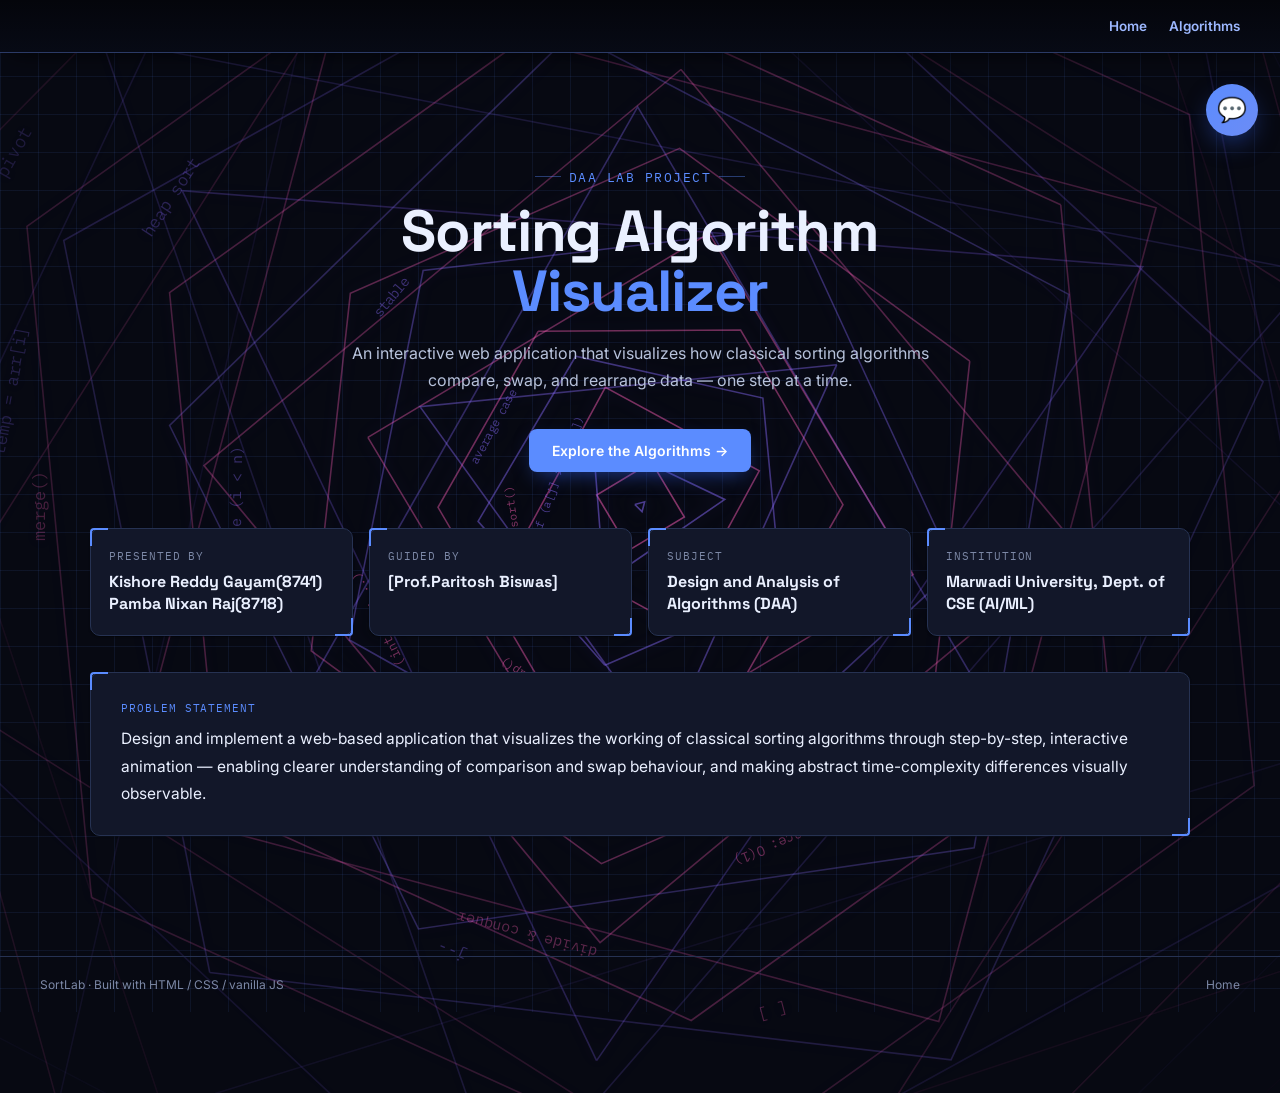
<file: index.html>
<!DOCTYPE html>
<html lang="en">
<head>
<meta charset="UTF-8">
<meta name="viewport" content="width=device-width, initial-scale=1.0">
<title>Sorting Algorithm Visualizer</title>
<link rel="preconnect" href="https://fonts.googleapis.com">
<link rel="preconnect" href="https://fonts.gstatic.com" crossorigin>
<link href="https://fonts.googleapis.com/css2?family=Space+Grotesk:wght@500;600;700&family=Inter:wght@400;500;600&family=IBM+Plex+Mono:wght@400;500;600&display=swap" rel="stylesheet">
<link rel="stylesheet" href="assets/style.css">
<script src="assets/data.js"></script>
<script>
  window.addEventListener('DOMContentLoaded', () => {
    document.getElementById('psText').textContent = PROJECT_INFO.problemStatement;
    document.getElementById('vStudent').textContent = PROJECT_INFO.studentName;
    document.getElementById('vFaculty').textContent = PROJECT_INFO.facultyName;
    document.getElementById('vSubject').textContent = PROJECT_INFO.subject;
    document.getElementById('vInstitution').textContent = PROJECT_INFO.institution;
  });
</script>
</head>
<body>

  <div class="bgfx-layer" id="bgfxLayer"></div>
  <div class="page-transition-overlay" id="ptOverlay"></div>

  <header class="site-header">
    <div></div>
    <nav class="nav-links">
      <a href="index.html">Home</a>
      <a href="algorithms.html">Algorithms</a>
    </nav>
  </header>

  <main class="page">
    <section class="cover-hero">
      <div class="cover-eyebrow">DAA Lab Project</div>
      <h1 class="cover-title">Sorting Algorithm<br><span class="accent">Visualizer</span></h1>
      <p class="cover-sub">An interactive web application that visualizes how classical sorting algorithms compare, swap, and rearrange data — one step at a time.</p>
      <div class="cover-actions">
        <a href="algorithms.html" class="btn btn-primary">Explore the Algorithms →</a>
      </div>

      <div class="info-grid">
        <div class="blueprint-panel info-card">
          <div class="label">Presented By</div>
          <div class="value" id="vStudent">—</div>
        </div>
        <div class="blueprint-panel info-card">
          <div class="label">Guided By</div>
          <div class="value" id="vFaculty">—</div>
        </div>
        <div class="blueprint-panel info-card">
          <div class="label">Subject</div>
          <div class="value" id="vSubject">—</div>
        </div>
        <div class="blueprint-panel info-card">
          <div class="label">Institution</div>
          <div class="value" id="vInstitution">—</div>
        </div>
      </div>

      <div class="blueprint-panel statement-panel">
        <div class="label">Problem Statement</div>
        <p id="psText">Loading…</p>
      </div>
    </section>
  </main>

  <footer class="site-footer">
    <span>SortLab · Built with HTML / CSS / vanilla JS</span>
    <span>Home</span>
  </footer>

  <script src="assets/chatbot.js"></script>
  <script src="assets/tunnelfx.js"></script>
<script src="assets/bgfx.js"></script>
  <script src="assets/streetfx.js"></script>
<script src="assets/transitions.js"></script>
</body>
</html>
</file>
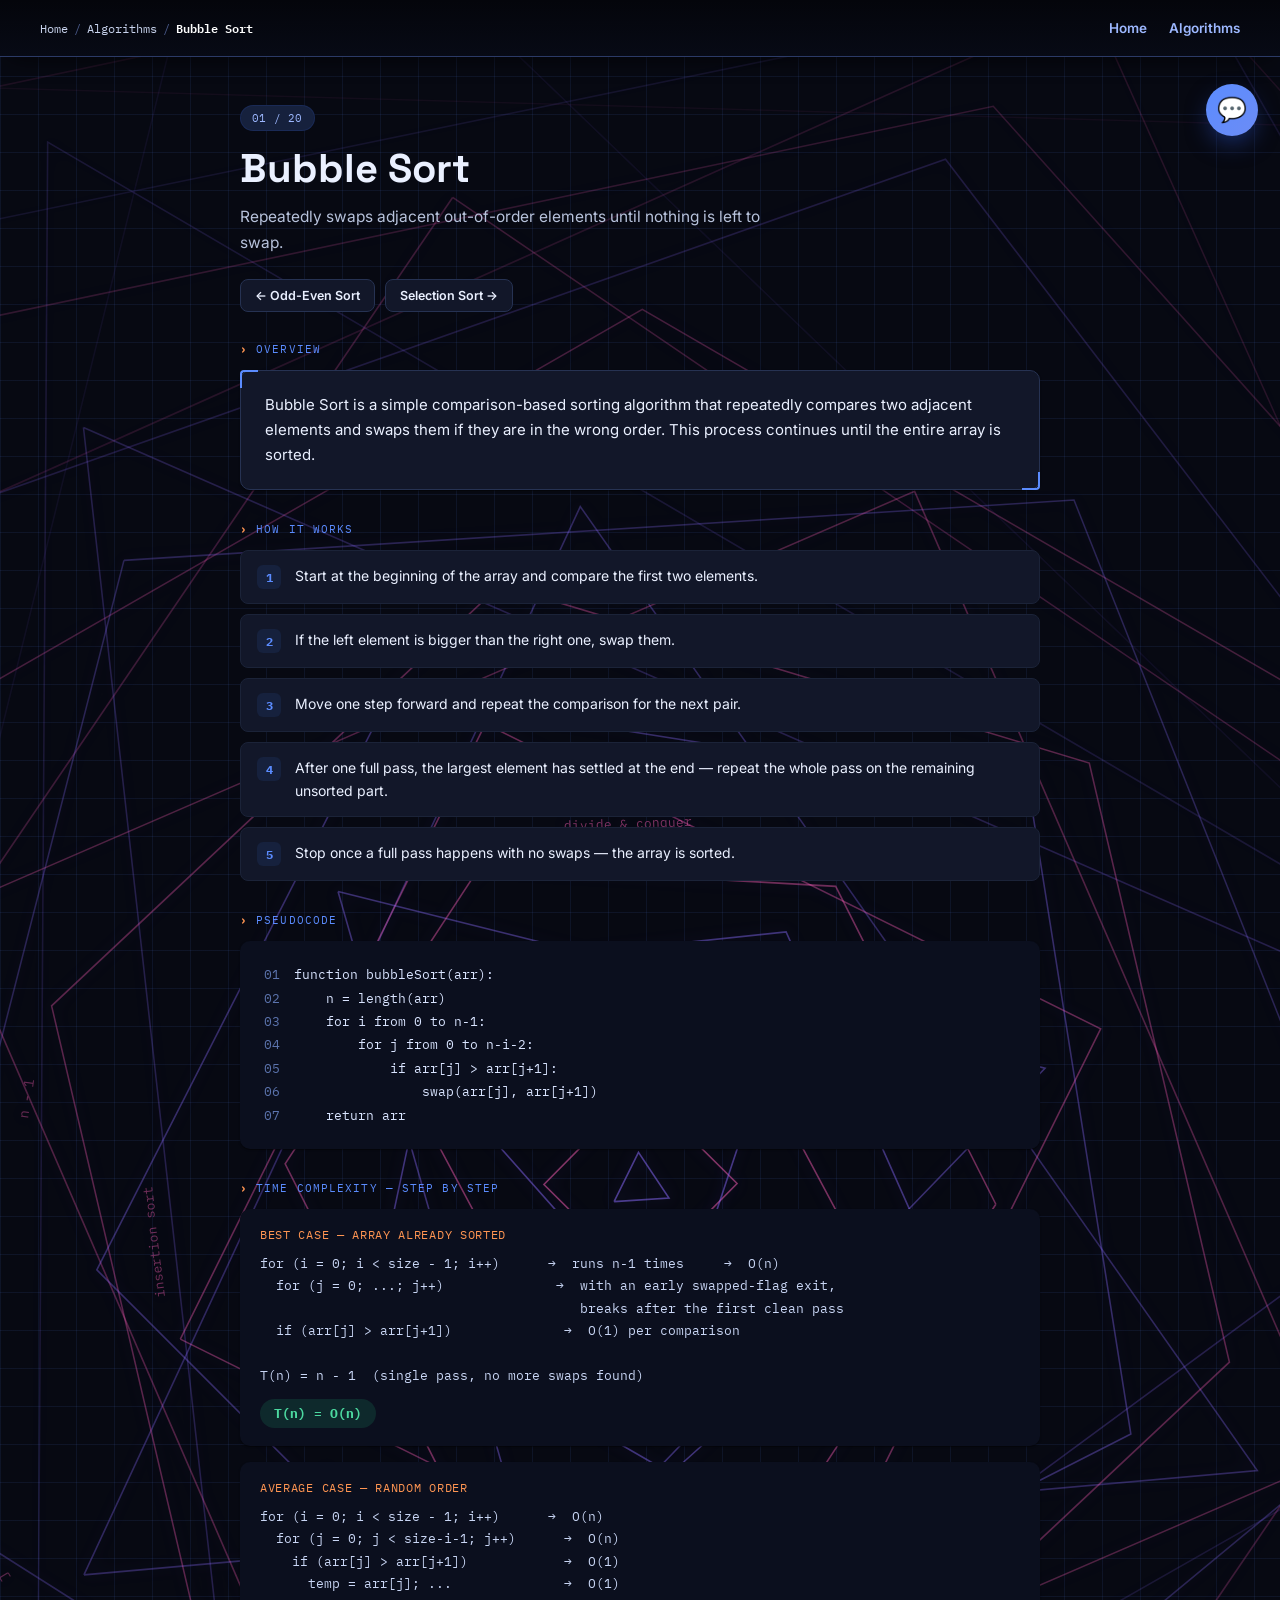
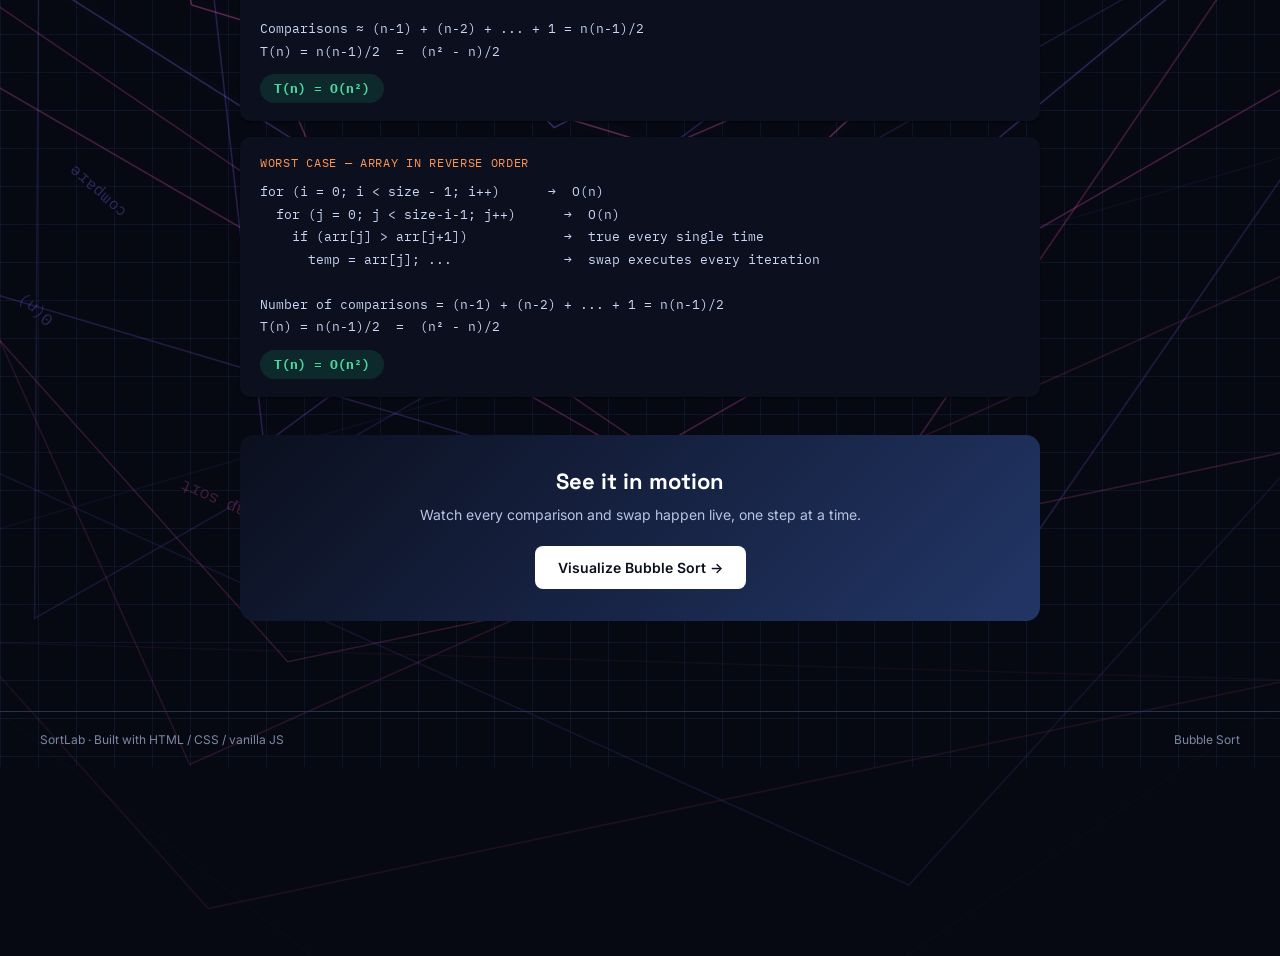
<file: algorithm.html>
<!DOCTYPE html>
<html lang="en">
<head>
<meta charset="UTF-8">
<meta name="viewport" content="width=device-width, initial-scale=1.0">
<title>Algorithm Detail — SortLab</title>
<link rel="preconnect" href="https://fonts.googleapis.com">
<link rel="preconnect" href="https://fonts.gstatic.com" crossorigin>
<link href="https://fonts.googleapis.com/css2?family=Space+Grotesk:wght@500;600;700&family=Inter:wght@400;500;600&family=IBM+Plex+Mono:wght@400;500;600&display=swap" rel="stylesheet">
<link rel="stylesheet" href="assets/style.css">
</head>
<body>

  <div class="bgfx-layer" id="bgfxLayer"></div>
  <div class="page-transition-overlay" id="ptOverlay"></div>

  <header class="site-header">
    <div class="breadcrumb">
      <a href="index.html">Home</a><span class="sep">/</span>
      <a href="algorithms.html">Algorithms</a><span class="sep">/</span>
      <span class="current" id="crumbName">…</span>
    </div>
    <nav class="nav-links">
      <a href="index.html">Home</a>
      <a href="algorithms.html">Algorithms</a>
    </nav>
  </header>

  <main class="page page-narrow" id="content">
    <!-- filled by script -->
  </main>

  <footer class="site-footer">
    <span>SortLab · Built with HTML / CSS / vanilla JS</span>
    <span id="footTag">—</span>
  </footer>

<script src="assets/data.js"></script>
<script>
  function getAlgoSlug(){
    const params = new URLSearchParams(window.location.search);
    const slug = params.get('algo');
    return (slug && ALGO_DATA[slug]) ? slug : 'bubble';
  }

  window.addEventListener('DOMContentLoaded', () => {
    const slug = getAlgoSlug();
    const algo = ALGO_DATA[slug];
    document.title = `${algo.name} — SortLab`;
    document.getElementById('crumbName').textContent = algo.name;
    document.getElementById('footTag').textContent = algo.name;

    const idx = ALGO_LIST.indexOf(slug);
    const prevSlug = ALGO_LIST[(idx - 1 + ALGO_LIST.length) % ALGO_LIST.length];
    const nextSlug = ALGO_LIST[(idx + 1) % ALGO_LIST.length];

    const howStepsHtml = algo.howItWorks.map((step, i) => `
      <li>
        <span class="num">${i+1}</span>
        <span class="text">${step}</span>
      </li>
    `).join('');

    const derivOrder = ['best','avg','worst'];
    const deriv = algo.complexityDerivation || {};
    const derivHtml = derivOrder.map(k => {
      const d = deriv[k];
      if (!d) return '';
      return `
        <div class="deriv-block">
          <div class="deriv-label">${escapeHtml(d.label)}</div>
          <div class="deriv-lines">${d.lines.map(escapeHtml).join('\n')}</div>
          <div class="deriv-result">${escapeHtml(d.result)}</div>
        </div>`;
    }).join('');

    document.getElementById('content').innerHTML = `
      <div class="detail-hero">
        <div>
          <span class="pill">${String(idx+1).padStart(2,'0')} / ${String(ALGO_LIST.length).padStart(2,'0')}</span>
          <h1 style="margin-top:12px;">${algo.name}</h1>
          <p class="tagline">${algo.tagline}</p>
        </div>
        <div style="display:flex; gap:10px;">
          <a href="algorithm.html?algo=${prevSlug}" class="btn btn-outline btn-sm">← ${ALGO_DATA[prevSlug].name}</a>
          <a href="algorithm.html?algo=${nextSlug}" class="btn btn-outline btn-sm">${ALGO_DATA[nextSlug].name} →</a>
        </div>
      </div>

      <div class="section-block">
        <div class="label">Overview</div>
        <div class="blueprint-panel" style="padding:22px 24px;">
          <p style="color:var(--ink); font-size:15px;">${algo.description}</p>
        </div>
      </div>

      <div class="section-block">
        <div class="label">How It Works</div>
        <ul class="how-steps">${howStepsHtml}</ul>
      </div>

      <div class="section-block">
        <div class="label">Pseudocode</div>
        <div class="pseudocode">${algo.pseudocode.split('\n').map((line,i)=>`<span class="ln">${String(i+1).padStart(2,'0')}</span>${escapeHtml(line)}`).join('\n')}</div>
      </div>

      <div class="section-block">
        <div class="label">Time Complexity — Step by Step</div>
        <div class="deriv-grid">${derivHtml}</div>
      </div>

      <div class="detail-cta">
        <h2>See it in motion</h2>
        <p>Watch every comparison and swap happen live, one step at a time.</p>
        <a href="visualizer.html?algo=${slug}" class="btn btn-primary">Visualize ${algo.name} →</a>
      </div>
    `;
  });

  function escapeHtml(str){
    return str.replace(/&/g,'&amp;').replace(/</g,'&lt;').replace(/>/g,'&gt;');
  }
</script>

<script src="assets/chatbot.js"></script>
<script src="assets/tunnelfx.js"></script>
<script src="assets/bgfx.js"></script>
<script src="assets/streetfx.js"></script>
<script src="assets/transitions.js"></script>
</body>
</html>
</file>
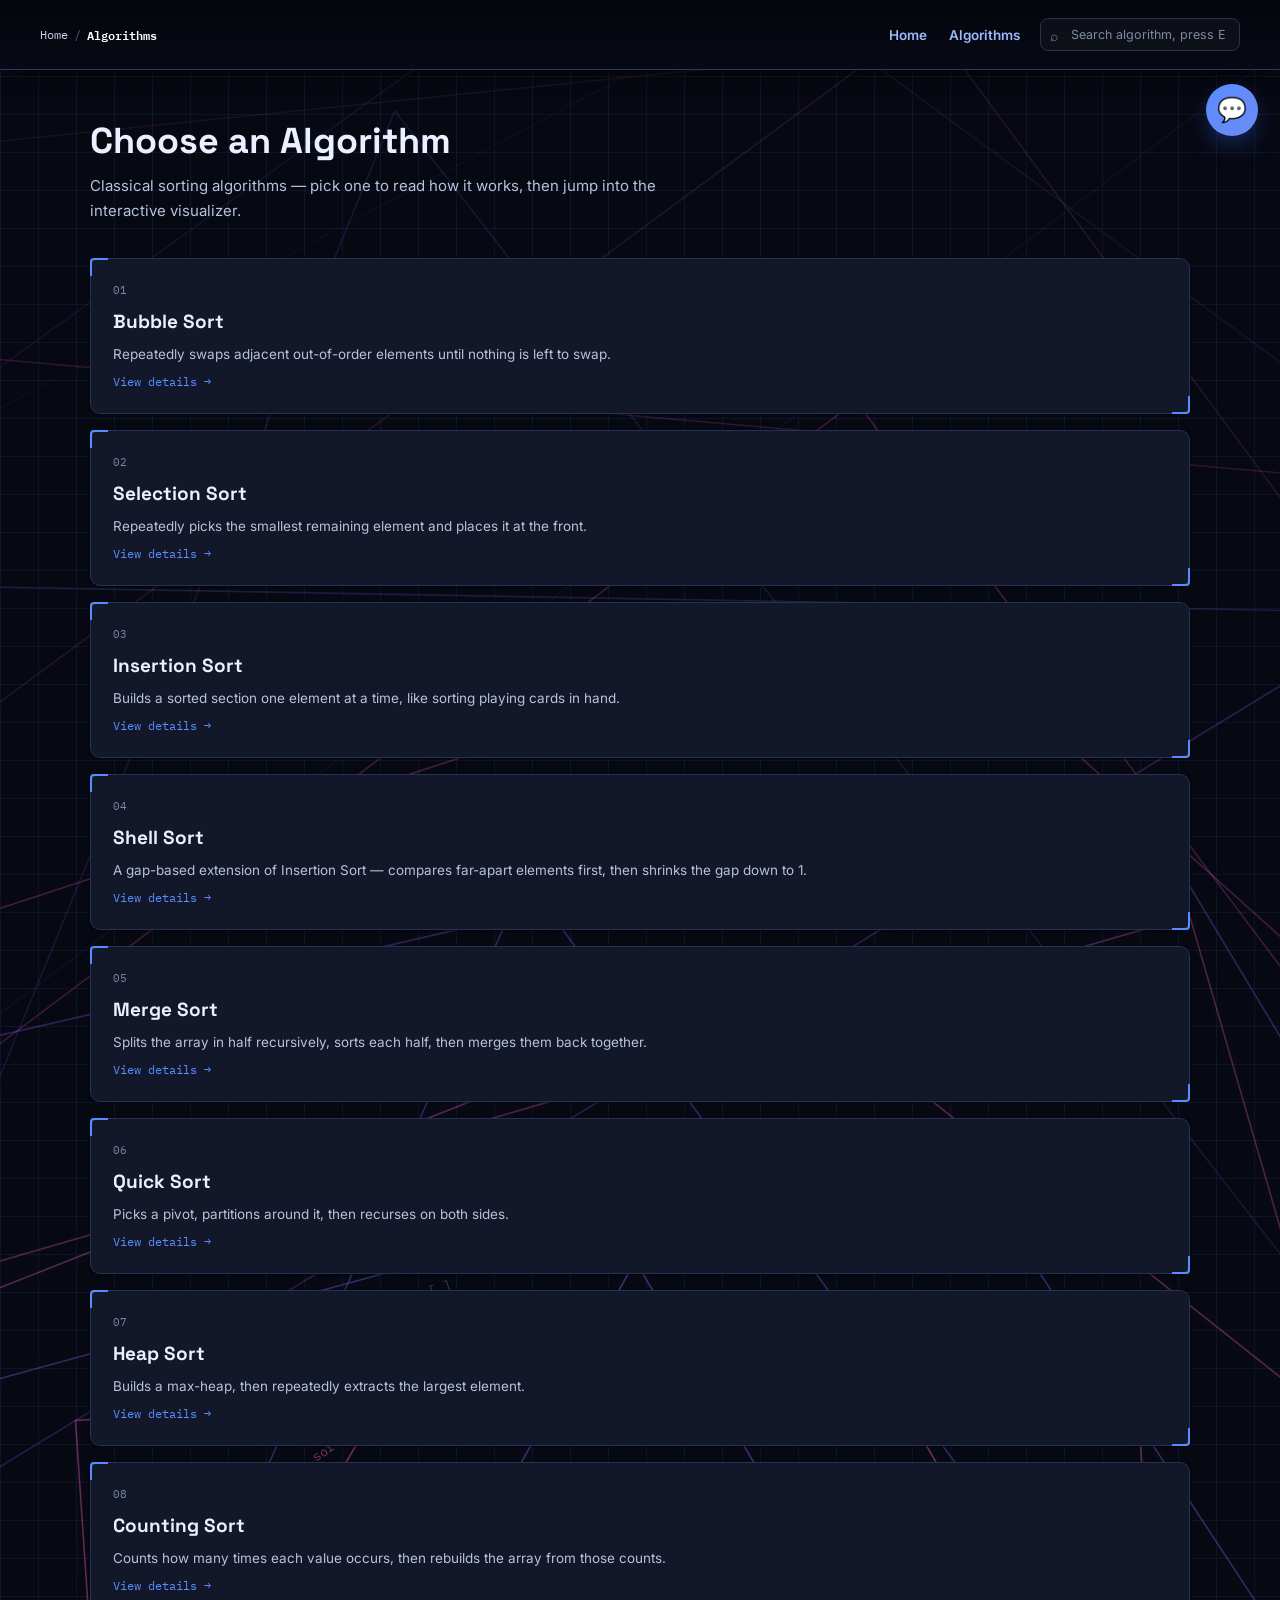
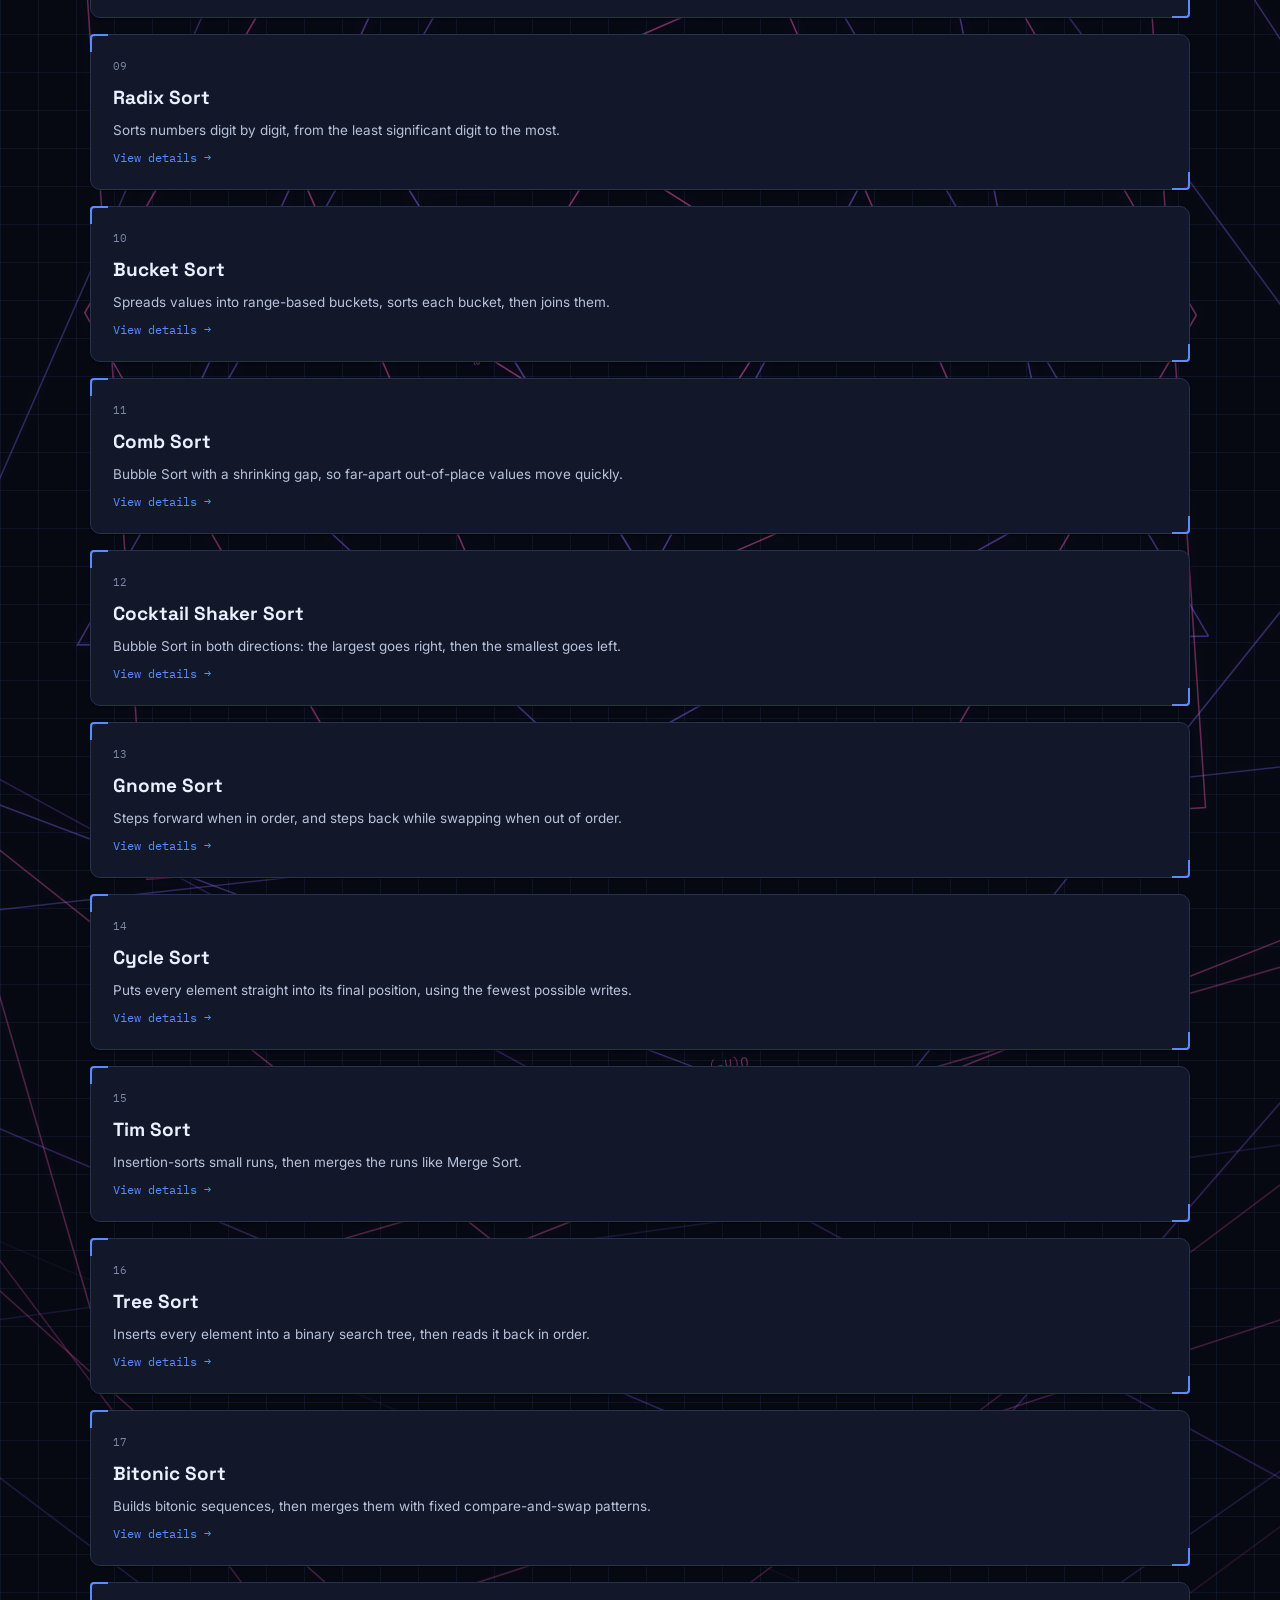
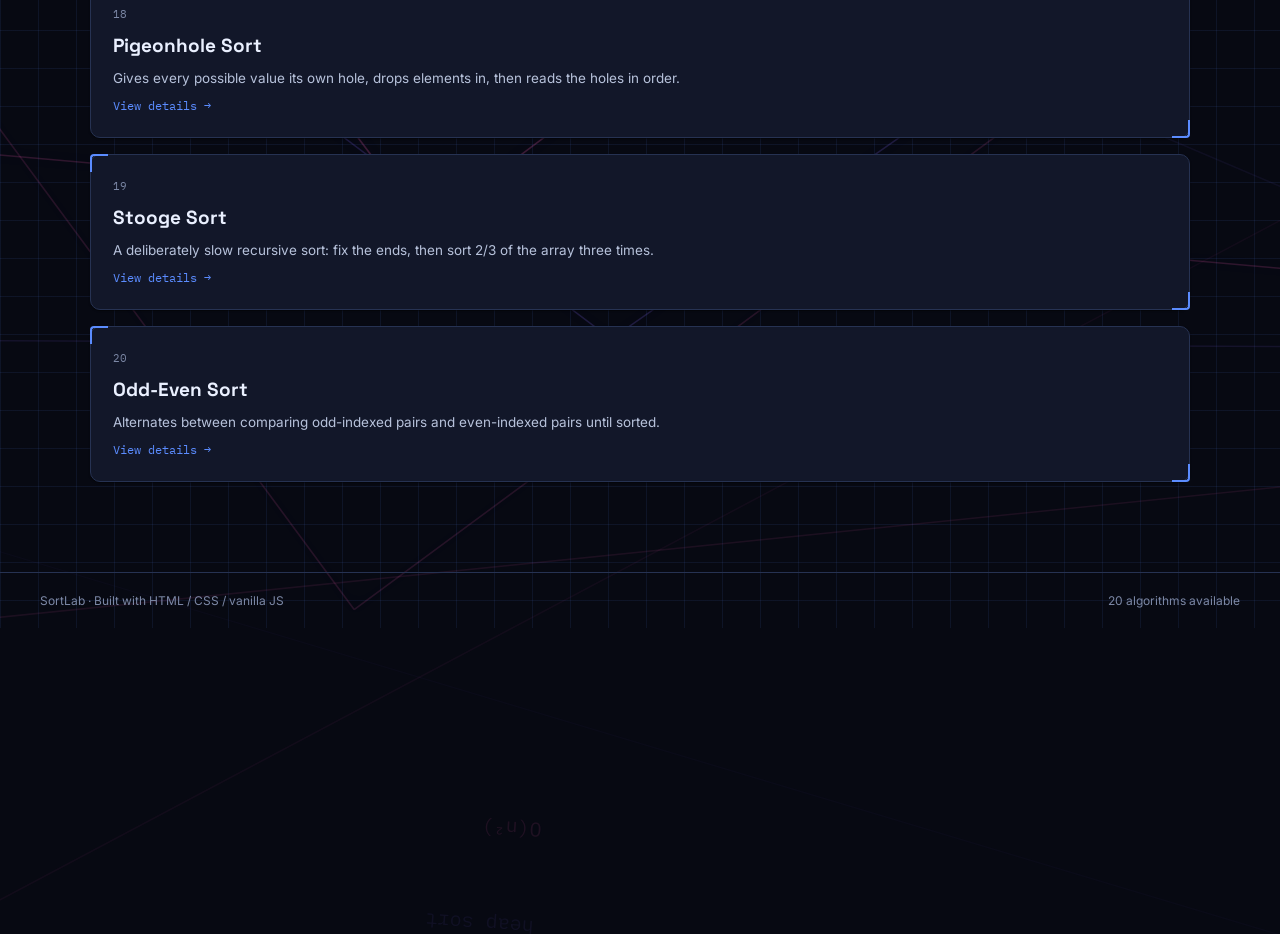
<file: algorithms.html>
<!DOCTYPE html>
<html lang="en">
<head>
<meta charset="UTF-8">
<meta name="viewport" content="width=device-width, initial-scale=1.0">
<title>Algorithms — SortLab</title>
<link rel="preconnect" href="https://fonts.googleapis.com">
<link rel="preconnect" href="https://fonts.gstatic.com" crossorigin>
<link href="https://fonts.googleapis.com/css2?family=Space+Grotesk:wght@500;600;700&family=Inter:wght@400;500;600&family=IBM+Plex+Mono:wght@400;500;600&display=swap" rel="stylesheet">
<link rel="stylesheet" href="assets/style.css">
</head>
<body>

  <div class="bgfx-layer" id="bgfxLayer"></div>
  <div class="page-transition-overlay" id="ptOverlay"></div>

  <header class="site-header">
    <div class="breadcrumb">
      <a href="index.html">Home</a><span class="sep">/</span><span class="current">Algorithms</span>
    </div>
    <div class="header-right">
      <nav class="nav-links">
        <a href="index.html">Home</a>
        <a href="algorithms.html">Algorithms</a>
      </nav>
      <div class="algo-search-box">
        <input type="text" id="algoSearchInput" placeholder="Search algorithm, press Enter…" autocomplete="off">
        <span class="algo-search-hint" id="algoSearchHint">no match found</span>
      </div>
    </div>
  </header>

  <main class="page">
    <div class="page-heading">
      <h1>Choose an Algorithm</h1>
      <p id="algoIntro">Classical sorting algorithms — pick one to read how it works, then jump into the interactive visualizer.</p>
    </div>

    <div class="algo-grid" id="algoGrid"></div>
  </main>

  <footer class="site-footer">
    <span>SortLab · Built with HTML / CSS / vanilla JS</span>
    <span id="algoCountFoot">— algorithms available</span>
  </footer>

<script src="assets/data.js"></script>
<script>
  function normalizeQuery(s){
    return s.toLowerCase().replace(/[^a-z0-9]/g, '');
  }

  function findAlgoSlug(query){
    const q = normalizeQuery(query);
    if (!q) return null;
    // exact slug or exact name match first
    for (const slug of ALGO_LIST){
      const nameNorm = normalizeQuery(ALGO_DATA[slug].name);
      if (slug === q || nameNorm === q) return slug;
    }
    // partial match — query is contained in the name, or vice versa
    for (const slug of ALGO_LIST){
      const nameNorm = normalizeQuery(ALGO_DATA[slug].name);
      if (nameNorm.includes(q) || q.includes(slug)) return slug;
    }
    return null;
  }

  window.addEventListener('DOMContentLoaded', () => {
    document.getElementById('algoCountFoot').textContent = `${ALGO_LIST.length} algorithms available`;
    const grid = document.getElementById('algoGrid');
    ALGO_LIST.forEach((slug, idx) => {
      const algo = ALGO_DATA[slug];
      const card = document.createElement('a');
      card.href = `algorithm.html?algo=${slug}`;
      card.className = 'blueprint-panel algo-card';
      card.innerHTML = `
        <div class="index">${String(idx+1).padStart(2,'0')}</div>
        <h3>${algo.name}</h3>
        <div class="tagline">${algo.tagline}</div>
        <div class="go">View details →</div>
      `;
      grid.appendChild(card);
    });

    const searchInput = document.getElementById('algoSearchInput');
    const searchHint = document.getElementById('algoSearchHint');
    let hintTimer = null;

    searchInput.addEventListener('keydown', (e) => {
      if (e.key !== 'Enter') return;
      const slug = findAlgoSlug(searchInput.value);
      if (slug){
        window.location.href = `algorithm.html?algo=${slug}`;
      } else {
        searchHint.classList.add('show');
        clearTimeout(hintTimer);
        hintTimer = setTimeout(() => searchHint.classList.remove('show'), 2000);
      }
    });
    searchInput.addEventListener('input', () => searchHint.classList.remove('show'));
  });
</script>

<script src="assets/chatbot.js"></script>
<script src="assets/tunnelfx.js"></script>
<script src="assets/bgfx.js"></script>
<script src="assets/streetfx.js"></script>
<script src="assets/transitions.js"></script>
</body>
</html>
</file>
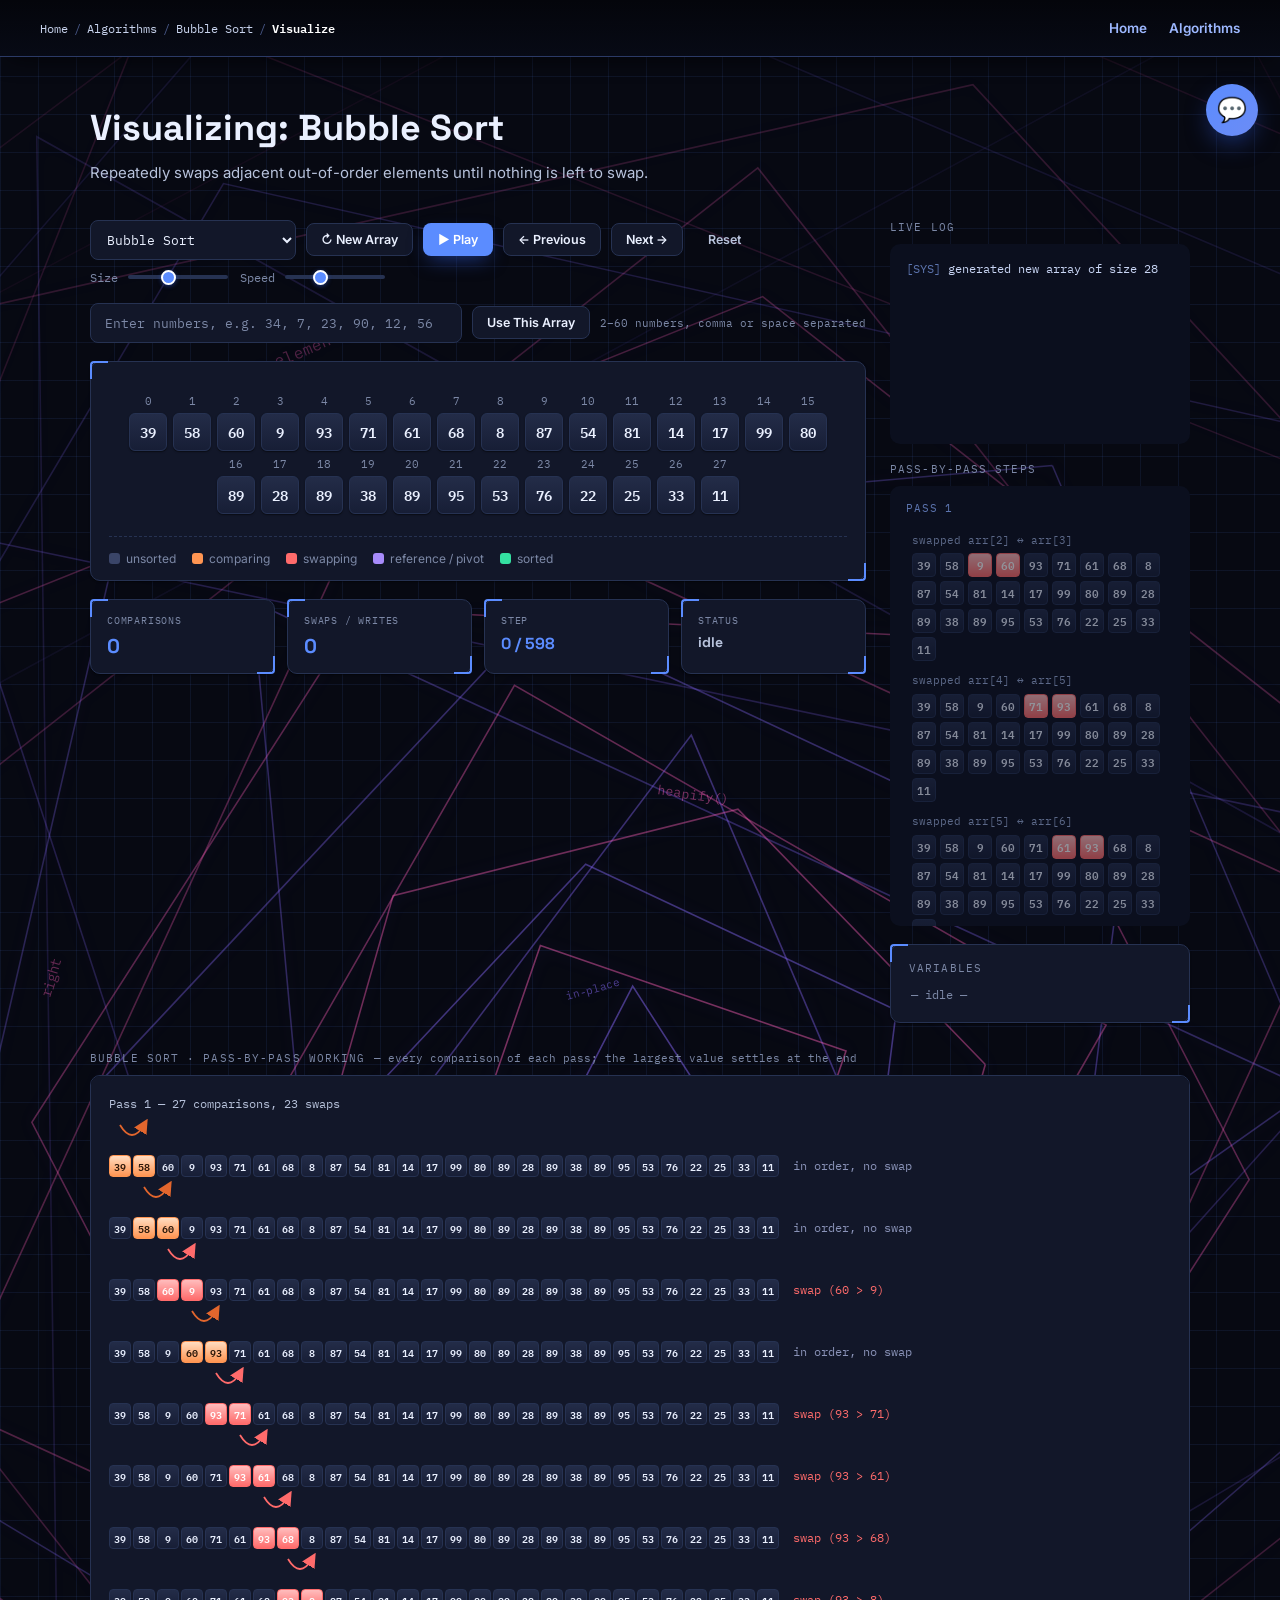
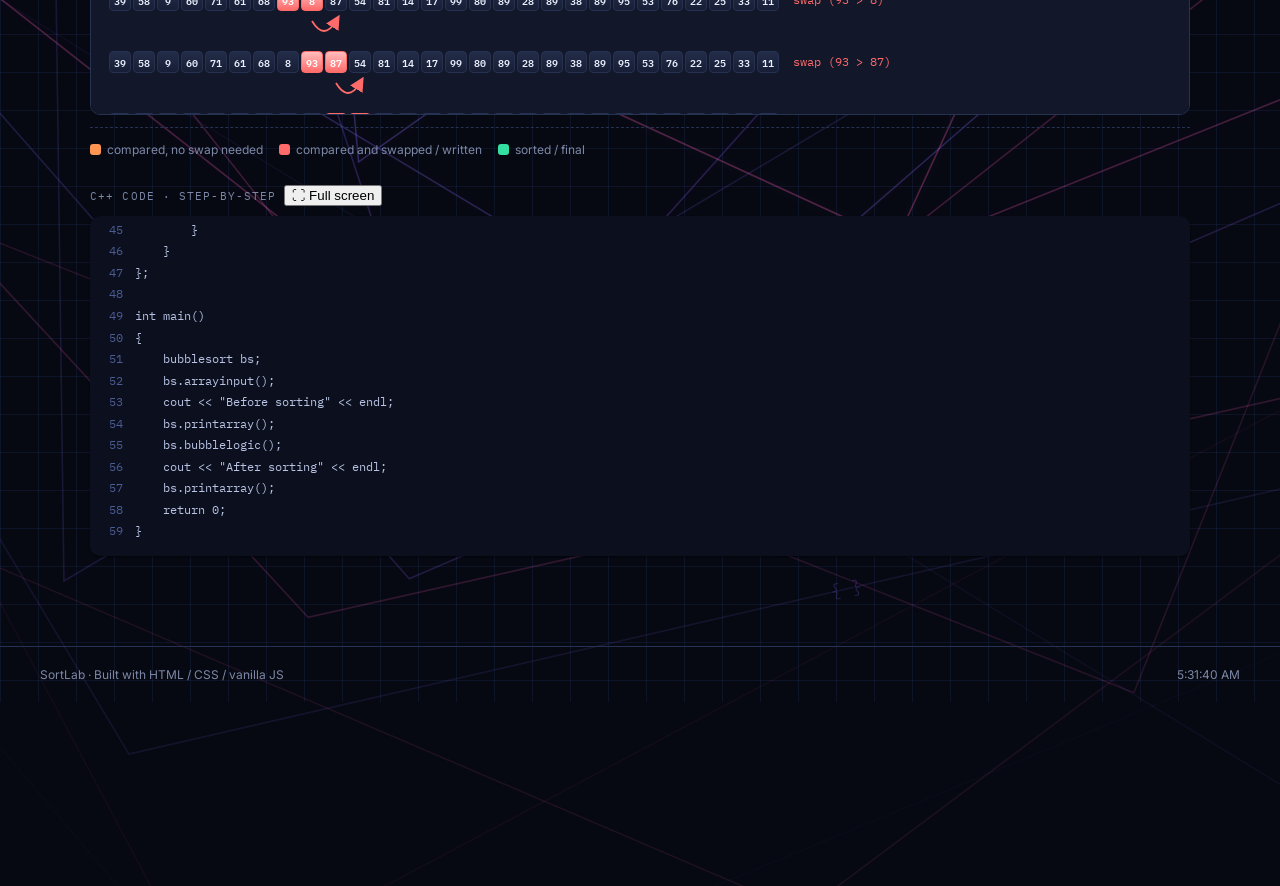
<file: visualizer.html>
<!DOCTYPE html>
<html lang="en">
<head>
<meta charset="UTF-8">
<meta name="viewport" content="width=device-width, initial-scale=1.0">
<title>Visualize — SortLab</title>
<link rel="preconnect" href="https://fonts.googleapis.com">
<link rel="preconnect" href="https://fonts.gstatic.com" crossorigin>
<link href="https://fonts.googleapis.com/css2?family=Space+Grotesk:wght@500;600;700&family=Inter:wght@400;500;600&family=IBM+Plex+Mono:wght@400;500;600&display=swap" rel="stylesheet">
<link rel="stylesheet" href="assets/style.css">
</head>
<body>

  <div class="bgfx-layer" id="bgfxLayer"></div>
  <div class="page-transition-overlay" id="ptOverlay"></div>

  <header class="site-header">
    <div class="breadcrumb">
      <a href="index.html">Home</a><span class="sep">/</span>
      <a href="algorithms.html">Algorithms</a><span class="sep">/</span>
      <a href="#" id="crumbAlgoLink">…</a><span class="sep">/</span>
      <span class="current">Visualize</span>
    </div>
    <nav class="nav-links">
      <a href="index.html">Home</a>
      <a href="algorithms.html">Algorithms</a>
    </nav>
  </header>

  <main class="page">
    <div class="page-heading">
      <h1 id="pageTitle">Visualizing…</h1>
      <p id="pageTagline">—</p>
      <span class="pill amber" id="gapBadge" style="display:none;">gap = —</span>
    </div>

    <div class="viz-grid">

      <!-- MAIN COLUMN -->
      <div>
        <div class="viz-toolbar">
          <select class="viz-select" id="algoSelect"></select>
          <button class="btn btn-outline btn-sm" id="generateBtn">↻ New Array</button>
          <button class="btn btn-primary btn-sm" id="playBtn">▶ Play</button>
          <button class="btn btn-outline btn-sm" id="stepBackBtn">← Previous</button>
          <button class="btn btn-outline btn-sm" id="stepFwdBtn">Next →</button>
          <button class="btn btn-ghost btn-sm" id="resetBtn">Reset</button>

          <div class="slider-group">
            <label for="sizeSlider">Size</label>
            <input type="range" id="sizeSlider" min="8" max="60" value="28">
          </div>
          <div class="slider-group">
            <label for="speedSlider">Speed</label>
            <input type="range" id="speedSlider" min="1" max="10" value="4">
          </div>
        </div>

        <div class="custom-input-row">
          <input type="text" id="customArrayInput" placeholder="Enter numbers, e.g. 34, 7, 23, 90, 12, 56" autocomplete="off">
          <button class="btn btn-outline btn-sm" id="useCustomBtn">Use This Array</button>
          <span class="input-hint" id="inputHint">2–60 numbers, comma or space separated</span>
        </div>

        <div class="blueprint-panel viz-frame viz-3d" id="arrayVizFrame">
          <div class="array-boxes" id="arrayBoxes"></div>
          <div class="legend">
            <div class="legend-item"><span class="swatch" style="background:#3A4568"></span>unsorted</div>
            <div class="legend-item"><span class="swatch" style="background:var(--amber)"></span>comparing</div>
            <div class="legend-item"><span class="swatch" style="background:var(--red-bar)"></span>swapping</div>
            <div class="legend-item"><span class="swatch" style="background:var(--violet-bar)"></span>reference / pivot</div>
            <div class="legend-item"><span class="swatch" style="background:var(--green)"></span>sorted</div>
          </div>
        </div>

        <div class="blueprint-panel merge-tree-panel" id="mergeTreeFrame" style="display:none;">
          <div class="merge-tree-canvas" id="mergeTreeCanvas"></div>
          <div class="legend" style="margin-top:12px;">
            <div class="legend-item"><span class="swatch" style="background:var(--violet-bar)"></span>base case (single element)</div>
            <div class="legend-item"><span class="swatch" style="background:var(--amber)"></span>comparing</div>
            <div class="legend-item"><span class="swatch" style="background:var(--red-bar)"></span>placing</div>
            <div class="legend-item"><span class="swatch" style="background:var(--green)"></span>merged / sorted</div>
          </div>
        </div>

        <div class="stats-row">
          <div class="blueprint-panel stat-box">
            <div class="stat-label">Comparisons</div>
            <div class="stat-value" id="statCompare">0</div>
          </div>
          <div class="blueprint-panel stat-box">
            <div class="stat-label">Swaps / Writes</div>
            <div class="stat-value" id="statSwap">0</div>
          </div>
          <div class="blueprint-panel stat-box">
            <div class="stat-label">Step</div>
            <div class="stat-value" id="statStep" style="font-size:16px;">0 / 0</div>
          </div>
          <div class="blueprint-panel stat-box">
            <div class="stat-label">Status</div>
            <div class="stat-value" id="statStatus" style="color:var(--slate); font-size:14px;">idle</div>
          </div>
        </div>
      </div>

      <!-- SIDE COLUMN -->
      <div class="side-stack">
        <div id="liveLogSection">
          <div class="section-label">Live Log</div>
          <div class="console" id="consoleLog"></div>
        </div>

        <div class="pass-console-wrap" id="passLogSection">
          <div class="section-label">Pass-by-Pass Steps</div>
          <div class="pass-console" id="passLog"></div>
        </div>

        <div class="blueprint-panel vars-box" id="varsBox">
          <div class="section-label" style="margin-bottom:8px;">Variables</div>
          <div class="vars-grid" id="varsGrid"></div>
        </div>
      </div>

    </div>

    <div class="merge-tree-section" id="mergeTreeSection">
      <div class="section-label">Recursion Tree · Divide &amp; Merge</div>
      <div class="merge-tree-wrap" id="mergeTreeWrap">
        <div class="merge-tree-grid" id="mergeTreeGrid"></div>
      </div>
    </div>

    <div class="merge-tree-section" id="quickTreeSection">
      <div class="section-label">Recursion Tree · Partition</div>
      <div class="merge-tree-wrap" id="quickTreeWrap">
        <div class="merge-tree-grid" id="quickTreeGrid"></div>
      </div>
      <div class="section-label" style="margin-top:20px;">Final Sorted Array (in-place result)</div>
      <div class="tree-final-array" id="quickTreeFinalRow"></div>
    </div>

    <div class="merge-tree-section" id="heapCreationSection">
      <div class="section-label">Creation of Heap Sort <span class="heap-phase-label">— building the max-heap, one insertion at a time</span></div>
      <div class="merge-tree-wrap" id="heapCreationWrap">
        <div class="heap-creation-stages" id="heapCreationStages"></div>
      </div>
    </div>

    <div class="merge-tree-section" id="heapExtractionSection">
      <div class="section-label">Extraction <span class="heap-phase-label">— repeatedly removing the root and restoring the heap</span></div>
      <div class="merge-tree-wrap" id="heapExtractionWrap">
        <div class="heap-creation-stages" id="heapExtractionStages"></div>
      </div>
    </div>

    <div class="merge-tree-section" id="shellGapSection">
      <div class="section-label">Gap-by-Gap Passes <span class="heap-phase-label">— comparing and swapping elements that are 'gap' positions apart</span></div>
      <div class="merge-tree-wrap" id="shellGapWrap">
        <div class="heap-creation-stages" id="shellGapStages"></div>
      </div>
      <div class="legend" style="margin-top:12px;">
        <div class="legend-item"><span class="swatch" style="background:var(--amber)"></span>compared, no swap needed</div>
        <div class="legend-item"><span class="swatch" style="background:var(--red-bar)"></span>compared and swapped</div>
      </div>
    </div>

    <div class="merge-tree-section" id="passWorkSection">
      <div class="section-label"><span id="passWorkTitle">Pass-by-Pass Working</span> <span class="heap-phase-label" id="passWorkSub"></span></div>
      <div class="merge-tree-wrap" id="passWorkWrap">
        <div class="heap-creation-stages" id="passWorkStages"></div>
      </div>
      <div class="legend" id="passWorkLegend" style="margin-top:12px;">
      </div>
    </div>

    <div class="code-section-full">
      <div class="section-label code-label-row">
        <span>C++ Code · step-by-step</span>
        <button class="code-expand-btn" id="codeExpandBtn" type="button">⛶ Full screen</button>
      </div>
      <div class="code-panel" id="codePanel"></div>
    </div>
  </main>

  <!-- ---------------- full-screen C++ code overlay ---------------- -->
  <div class="code-modal-backdrop" id="codeModalBackdrop">
    <div class="code-modal">
      <div class="code-modal-header">
        <span id="codeModalTitle">C++ Code</span>
        <button class="code-modal-close" id="codeModalClose" type="button">✕ Close</button>
      </div>
      <div class="code-panel code-panel-large" id="codePanelLarge"></div>
    </div>
  </div>

  <footer class="site-footer">
    <span>SortLab · Built with HTML / CSS / vanilla JS</span>
    <span id="clock">ready</span>
  </footer>

<script src="assets/data.js"></script>
<script src="assets/sorter.js"></script>
<script src="assets/workflow.js"></script>
<script src="assets/codeviz.js"></script>
<script>
(function(){
  "use strict";

  function getAlgoSlugFromUrl(){
    const params = new URLSearchParams(window.location.search);
    const slug = params.get('algo');
    return (slug && ALGO_DATA[slug]) ? slug : 'bubble';
  }

  let currentAlgo = getAlgoSlugFromUrl();
  let array = [];
  let baseArraySnapshot = [];
  let steps = [];
  let stepIndex = 0;
  let playing = false;
  let playTimer = null;

  const els = {};
  ['arrayBoxes','algoSelect','generateBtn','playBtn','stepBackBtn','stepFwdBtn','resetBtn',
   'sizeSlider','speedSlider','statCompare','statSwap','statStep','statStatus',
   'consoleLog','codePanel','codePanelLarge','codeExpandBtn','codeModalBackdrop','codeModalClose','codeModalTitle',
   'varsGrid','clock','customArrayInput','useCustomBtn','inputHint',
   'pageTitle','pageTagline','crumbAlgoLink','passLog','gapBadge',
   'mergeTreeSection','mergeTreeWrap','mergeTreeGrid',
   'quickTreeSection','quickTreeWrap','quickTreeGrid','quickTreeFinalRow',
   'heapCreationSection','heapCreationWrap','heapCreationStages',
   'heapExtractionSection','heapExtractionWrap','heapExtractionStages',
   'shellGapSection','shellGapWrap','shellGapStages',
   'passWorkSection','passWorkWrap','passWorkStages','passWorkTitle','passWorkSub'].forEach(id => els[id] = document.getElementById(id));

  function populateAlgoSelect(){
    els.algoSelect.innerHTML = ALGO_LIST.map(slug =>
      `<option value="${slug}" ${slug===currentAlgo?'selected':''}>${ALGO_DATA[slug].name}</option>`
    ).join('');
  }

  function refreshHeaderForAlgo(){
    const d = ALGO_DATA[currentAlgo];
    els.pageTitle.textContent = `Visualizing: ${d.name}`;
    els.pageTagline.textContent = d.tagline;
    els.crumbAlgoLink.textContent = d.name;
    els.crumbAlgoLink.href = `algorithm.html?algo=${currentAlgo}`;
    document.title = `Visualize ${d.name} — SortLab`;
    els.codeModalTitle.textContent = `${d.name} — C++ Code`;
    renderCodePanel(els.codePanel, currentAlgo);
    renderCodePanel(els.codePanelLarge, currentAlgo);
  }

  /* -------- variables mini panel (PythonTutor-style state view) -------- */
  function renderVars(step){
    if (!step){ els.varsGrid.innerHTML = `<div class="var-empty">— idle —</div>`; return; }
    const rows = [];
    if (step.type === 'compare' || step.type === 'swap'){
      rows.push(['i', step.i]); rows.push(['j', step.j]);
    } else if (step.type === 'overwrite'){
      rows.push(['k', step.i]); rows.push(['value', step.value]);
    } else if (step.type === 'pivot'){
      rows.push(['index', step.i]);
    } else if (step.type === 'sorted'){
      rows.push(['locked idx', step.i]);
    } else if (step.type === 'gap'){
      rows.push(['gap', step.value]);
    }
    els.varsGrid.innerHTML = rows.length
      ? rows.map(([k,v]) => `<div class="var-row"><span class="var-name">${k}</span><span class="var-val">${v}</span></div>`).join('')
      : `<div class="var-empty">— idle —</div>`;
  }

  // ---------------- array generation ----------------
  function generateArray(){
    const size = parseInt(els.sizeSlider.value, 10);
    array = Array.from({length:size}, () => Math.floor(Math.random()*95)+5);
    baseArraySnapshot = array.slice();
    rebuildStepsAndReset();
    logLine({kind:'sys', tag:'SYS', text:`generated new array of size ${size}`});
  }

  let stepPassSize = [];

  function computeStepPassSizes(){
    const groups = buildPassGroups();
    stepPassSize = new Array(steps.length).fill(1);
    groups.forEach(group => {
      group.forEach(({ index }) => { stepPassSize[index] = group.length; });
    });
  }

  function rebuildStepsAndReset(){
    pause();
    if (currentAlgo === 'stooge' && baseArraySnapshot.length > 16){
      baseArraySnapshot = baseArraySnapshot.slice(0, 16);
      array = baseArraySnapshot.slice();
      els.sizeSlider.value = 16;
    }
    steps = recordSortSteps(baseArraySnapshot, currentAlgo);
    computeStepPassSizes();
    renderPassLog();
    goToStep(0, {clearLog:true});
    updateAlgoLayout();
  }

  // ---------------- pass-by-pass step log (stacked array snapshots) ----------------
  // A "pass" boundary is drawn right after a run of consecutive 'sorted'
  // events — for Bubble/Selection/Insertion that lines up with a literal
  // pass; for Merge/Quick/Heap it lines up with a natural phase boundary.
  function buildPassGroups(){
    const groups = [];
    let current = [];
    for (let i = 0; i < steps.length; i++){
      current.push({ step: steps[i], index: i });
      const isSorted = steps[i].type === 'sorted';
      const nextIsSorted = (i + 1 < steps.length) && steps[i + 1].type === 'sorted';
      if (isSorted && !nextIsSorted){
        groups.push(current);
        current = [];
      }
    }
    if (current.length) groups.push(current);
    return groups;
  }

  // walk every step once, recording the full array + highlight state AFTER
  // each step, so the pass log can show a snapshot at any point in history
  function computeSnapshots(){
    const snapshots = [];
    const working = baseArraySnapshot.slice();
    const sortedSet = new Set();
    for (let i = 0; i < steps.length; i++){
      const step = steps[i];
      let highlight = {};
      if (step.type === 'compare'){
        highlight = { compare:[step.i, step.j] };
      } else if (step.type === 'swap'){
        const tmp = working[step.i]; working[step.i] = working[step.j]; working[step.j] = tmp;
        highlight = { swap:[step.i, step.j] };
      } else if (step.type === 'overwrite'){
        working[step.i] = step.value;
        highlight = { swap:[step.i] };
      } else if (step.type === 'sorted'){
        sortedSet.add(step.i);
      } else if (step.type === 'pivot'){
        highlight = { pivot:[step.i] };
      }
      snapshots.push({ array: working.slice(), highlight, sortedSet: new Set(sortedSet) });
    }
    return snapshots;
  }

  function miniBoxesHtml(snapshot){
    const { array, highlight, sortedSet } = snapshot;
    return array.map((val, i) => {
      const cls = ['mini-box'];
      if (highlight.compare && highlight.compare.includes(i)) cls.push('compare');
      if (highlight.swap && highlight.swap.includes(i)) cls.push('swap');
      if (highlight.pivot && highlight.pivot.includes(i)) cls.push('pivot');
      if (sortedSet.has(i)) cls.push('sorted');
      return `<span class="${cls.join(' ')}">${val}</span>`;
    }).join('');
  }

  function renderPassLog(){
    if (!els.passLog) return;
    if (!steps.length){
      els.passLog.innerHTML = `<div class="pass-log-empty">— no steps yet —</div>`;
      return;
    }
    const snapshots = computeSnapshots();
    const groups = buildPassGroups();

    els.passLog.innerHTML = groups.map((group, gi) => {
      const rows = [];
      group.forEach(({ step, index }) => {
        if (step.type === 'swap' || step.type === 'overwrite'){
          const snap = snapshots[index];
          const label = step.type === 'swap'
            ? `swapped arr[${step.i}] \u2194 arr[${step.j}]`
            : `arr[${step.i}] = ${step.value}`;
          rows.push(`<div class="pass-row" data-step-index="${index}">
              <div class="pass-row-label">${label}</div>
              <div class="mini-array">${miniBoxesHtml(snap)}</div>
            </div>`);
        }
      });
      if (!rows.length){
        rows.push(`<div class="pass-row-note">no swaps this pass — already in order</div>`);
      }
      const lastIdx = group[group.length - 1].index;
      const finalSnap = snapshots[lastIdx];
      rows.push(`<div class="pass-row pass-row-final" data-step-index="${lastIdx}">
          <div class="pass-row-label">end of Pass ${gi + 1} — next element locked in place</div>
          <div class="mini-array">${miniBoxesHtml(finalSnap)}</div>
        </div>`);

      return `<div class="pass-divider">Pass ${gi + 1}</div>${rows.join('')}`;
    }).join('');
  }

  function highlightPassLog(n){
    if (!els.passLog) return;
    const rows = els.passLog.querySelectorAll('.pass-row[data-step-index]');
    let currentRow = null, bestIdx = -1;
    rows.forEach(row => {
      const idx = parseInt(row.dataset.stepIndex, 10);
      row.classList.remove('done', 'current');
      if (idx <= n - 1){
        row.classList.add('done');
        if (idx > bestIdx){ bestIdx = idx; currentRow = row; }
      }
    });
    if (currentRow){
      currentRow.classList.remove('done');
      currentRow.classList.add('current');
      currentRow.scrollIntoView({ block: 'nearest', behavior: 'smooth' });
    }
  }

  // ---------------- rendering: index-box array (with FLIP swap animation) ----------------
  function renderBoxes(arr, highlight){
    highlight = highlight || {};
    const container = els.arrayBoxes;
    const doSwapAnim = highlight.swap && highlight.swap.length === 2;

    // capture old on-screen positions before we rebuild, so a swap can
    // animate FROM its previous slot TO its new one (FLIP technique)
    const oldRects = {};
    if (doSwapAnim){
      container.querySelectorAll('.array-box').forEach((box) => {
        oldRects[box.dataset.i] = box.getBoundingClientRect();
      });
    }

    container.innerHTML = '';
    const sortedSet = highlight.sortedSet || new Set();
    arr.forEach((val, i) => {
      const box = document.createElement('div');
      box.className = 'array-box';
      box.dataset.i = i;
      if (highlight.compare && highlight.compare.includes(i)) box.classList.add('compare');
      if (highlight.swap && highlight.swap.includes(i)) box.classList.add('swap');
      if (highlight.pivot && highlight.pivot.includes(i)) box.classList.add('pivot');
      if (sortedSet.has(i)) box.classList.add('sorted');
      box.innerHTML = `<span class="idx">${i}</span><span class="val">${val}</span>`;
      container.appendChild(box);
    });

    if (doSwapAnim){
      const [ia, ib] = highlight.swap;
      const boxA = container.querySelector(`.array-box[data-i="${ia}"]`);
      const boxB = container.querySelector(`.array-box[data-i="${ib}"]`);
      if (boxA && boxB && oldRects[ia] && oldRects[ib]){
        const newRectA = boxA.getBoundingClientRect();
        const newRectB = boxB.getBoundingClientRect();
        const dxA = oldRects[ib].left - newRectA.left;
        const dxB = oldRects[ia].left - newRectB.left;
        [[boxA, dxA], [boxB, dxB]].forEach(([box, dx]) => {
          box.style.transition = 'none';
          box.style.transform = `translateX(${dx}px)`;
          void box.offsetWidth; // force reflow to lock in the starting position
          box.style.transition = '';
          requestAnimationFrame(() => { box.style.transform = ''; });
        });

        // curved "from this place → to this place" swap arcs: one arc per
        // element showing the exact path it travelled, arrowhead at its
        // new slot, so it's clear which element went where.
        drawSwapArcs(container, oldRects[ia], newRectB, oldRects[ib], newRectA);
      }
    }
  }

  // draws two curved arrows over the array: fromA->toA (the element that was
  // at ia, now sitting where ib used to be) and fromB->toB (the reverse).
  // Drawn at two different arc heights so the opposite-direction paths
  // don't sit on top of one another.
  function drawSwapArcs(container, fromA, toA, fromB, toB){
    const containerRect = container.getBoundingClientRect();
    const svgNS = 'http://www.w3.org/2000/svg';

    const svg = document.createElementNS(svgNS, 'svg');
    svg.setAttribute('class', 'swap-arc-svg');
    svg.setAttribute('width', containerRect.width);
    svg.setAttribute('height', containerRect.height + 30);
    svg.style.position = 'absolute';
    svg.style.left = '0';
    svg.style.top = '-30px';
    svg.style.overflow = 'visible';
    svg.style.pointerEvents = 'none';

    const defs = document.createElementNS(svgNS, 'defs');
    defs.innerHTML =
      `<marker id="swapArrowHeadHi" markerWidth="8" markerHeight="8" refX="6" refY="3" orient="auto">
         <path d="M0,0 L6,3 L0,6 Z" fill="#FF9E9E"/>
       </marker>
       <marker id="swapArrowHeadLo" markerWidth="8" markerHeight="8" refX="6" refY="3" orient="auto">
         <path d="M0,0 L6,3 L0,6 Z" fill="#FF6B6B"/>
       </marker>`;
    svg.appendChild(defs);

    function centerX(rect){ return rect.left - containerRect.left + rect.width / 2; }

    function addArc(fromRect, toRect, arcHeight, markerId, color){
      const x1 = centerX(fromRect);
      const x2 = centerX(toRect);
      const baseY = 30; // relative to svg top (which is shifted -30px above container)
      const peakY = baseY - arcHeight;
      const midX = (x1 + x2) / 2;
      const path = document.createElementNS(svgNS, 'path');
      path.setAttribute('d', `M ${x1} ${baseY} Q ${midX} ${peakY} ${x2} ${baseY}`);
      path.setAttribute('fill', 'none');
      path.setAttribute('stroke', color);
      path.setAttribute('stroke-width', '2.2');
      path.setAttribute('marker-end', `url(#${markerId})`);
      path.setAttribute('class', 'swap-arc-path');
      svg.appendChild(path);
    }

    addArc(fromA, toA, 26, 'swapArrowHeadHi', '#FF9E9E');
    addArc(fromB, toB, 13, 'swapArrowHeadLo', '#FF6B6B');

    container.appendChild(svg);
    setTimeout(() => svg.remove(), 700);
  }

  // full-screen confetti-burst celebration, fired once when the array
  // first becomes fully sorted (not on every re-render while already sorted)
  function celebrateSorted(){
    const colors = ['#34E0A1', '#5B8CFF', '#FF9552', '#A78BFA', '#FF6B6B', '#4CD9A0'];

    const overlay = document.createElement('div');
    overlay.className = 'sort-celebration-fullscreen';

    const burstPoints = 7;
    for (let b = 0; b < burstPoints; b++){
      const originX = 10 + Math.random() * 80; // vw
      const originY = 12 + Math.random() * 60; // vh
      const pieces = 16;
      for (let k = 0; k < pieces; k++){
        const piece = document.createElement('span');
        piece.className = 'confetti-piece';
        const angle = (k / pieces) * Math.PI * 2 + Math.random() * 0.5;
        const dist = 90 + Math.random() * 170;
        const dx = Math.cos(angle) * dist;
        const dy = Math.sin(angle) * dist + 60; // slight downward drift like gravity
        piece.style.left = originX + 'vw';
        piece.style.top = originY + 'vh';
        piece.style.setProperty('--dx', dx + 'px');
        piece.style.setProperty('--dy', dy + 'px');
        piece.style.setProperty('--rot', (Math.random() * 720 - 360) + 'deg');
        piece.style.animationDelay = (b * 70) + 'ms';
        piece.style.background = colors[(k + b) % colors.length];
        overlay.appendChild(piece);
      }
    }

    const label = document.createElement('div');
    label.className = 'sort-celebration-label';
    label.textContent = 'Sorted!';
    overlay.appendChild(label);

    document.body.appendChild(overlay);
    setTimeout(() => overlay.remove(), 2000);
  }

  // ---------------- merge sort: recursion tree diagram ----------------
  // Only used when currentAlgo === 'merge'. Builds the full divide/merge
  // tree once per array and renders it as a static diagram (with arrows)
  // instead of animating step-by-step — the normal array boxes above still
  // play through comparisons/writes step-by-step as usual.
  let mergeTreeRoot = null;
  let mergeTreeCellEls = null;

  function assignTreeDepths(root){
    let maxLeafDepth = 0;
    function walk(node, depth){
      node.depth = depth;
      if (!node.left){
        maxLeafDepth = Math.max(maxLeafDepth, depth);
        return;
      }
      walk(node.left, depth + 1);
      walk(node.right, depth + 1);
    }
    walk(root, 0);
    return maxLeafDepth;
  }

  function renderMergeTree(){
    const grid = els.mergeTreeGrid;
    if (!grid) return;
    grid.innerHTML = '';

    const isTim = currentAlgo === 'tim';
    const root = isTim ? buildTimTree(baseArraySnapshot) : buildMergeTree(baseArraySnapshot);
    const maxLeafDepth = assignTreeDepths(root);
    const totalRows = 2 * maxLeafDepth + (isTim ? 3 : 1);
    const n = root.hi - root.lo;

    grid.style.gridTemplateColumns = `repeat(${n}, minmax(30px, 1fr))`;
    grid.style.gridTemplateRows = `repeat(${totalRows}, auto)`;

    const cellEls = {};

    function makeCell(node, kind, values, rowIndex, label){
      const cell = document.createElement('div');
      cell.className = 'tree-node' + (kind === 'merge' ? ' tree-node-merge' : ' tree-node-divide');
      cell.style.gridColumn = `${node.lo + 1} / ${node.hi + 1}`;
      cell.style.gridRow = `${rowIndex + 1}`;
      if (label){
        const lab = document.createElement('div');
        lab.className = 'tree-node-label';
        lab.textContent = label;
        cell.appendChild(lab);
      }
      const box = document.createElement('div');
      box.className = 'tree-node-box';
      const row = document.createElement('div');
      row.className = 'tree-mini-array';
      const idxRow = document.createElement('div');
      idxRow.className = 'tree-mini-idx';
      values.forEach((v, pos) => {
        const b = document.createElement('span');
        b.className = 'mini-box';
        b.textContent = v;
        row.appendChild(b);

        const ix = document.createElement('span');
        ix.className = 'mini-idx';
        ix.textContent = kind === 'divide' ? (node.lo + pos) : '';
        idxRow.appendChild(ix);
      });
      box.appendChild(row);
      if (kind === 'divide') box.appendChild(idxRow);
      cell.appendChild(box);
      grid.appendChild(cell);
      cellEls[`${node.id}:${kind}`] = cell;
    }

    function walk(node){
      const isLeaf = !node.left;
      if (isLeaf && node.isRun){
        makeCell(node, 'divide', node.values, node.depth, `run [${node.lo}..${node.hi - 1}] → insertion sort`);
        makeCell(node, 'merge', node.mergedValues, totalRows - 1 - node.depth, null);
        return;
      }
      if (isLeaf){
        makeCell(node, 'divide', node.values, node.depth, null);
        cellEls[`${node.id}:merge`] = cellEls[`${node.id}:divide`];
        return;
      }
      const label = `low=${node.lo}, high=${node.hi - 1} → mid=${node.mid - 1}`;
      makeCell(node, 'divide', node.values, node.depth, label);
      walk(node.left);
      walk(node.right);
      const mergeRow = totalRows - 1 - node.depth;
      makeCell(node, 'merge', node.mergedValues, mergeRow, null);
    }
    walk(root);

    mergeTreeRoot = root;
    mergeTreeCellEls = cellEls;
    requestAnimationFrame(drawMergeTreeArrows);
  }

  function drawMergeTreeArrows(){
    const wrap = els.mergeTreeWrap;
    if (!wrap || !mergeTreeRoot || !mergeTreeCellEls) return;
    const old = wrap.querySelector('.tree-arrow-svg');
    if (old) old.remove();

    const containerRect = wrap.getBoundingClientRect();
    const svgNS = 'http://www.w3.org/2000/svg';
    const svg = document.createElementNS(svgNS, 'svg');
    svg.setAttribute('class', 'tree-arrow-svg');
    svg.setAttribute('width', wrap.scrollWidth);
    svg.setAttribute('height', wrap.scrollHeight);

    const defs = document.createElementNS(svgNS, 'defs');
    defs.innerHTML =
      `<marker id="treeArrowHeadDivide" markerWidth="8" markerHeight="8" refX="4" refY="4" orient="auto">
         <path d="M0,0 L8,4 L0,8 Z" fill="#5B8CFF"/>
       </marker>
       <marker id="treeArrowHeadMerge" markerWidth="8" markerHeight="8" refX="4" refY="4" orient="auto">
         <path d="M0,0 L8,4 L0,8 Z" fill="#34E0A1"/>
       </marker>`;
    svg.appendChild(defs);

    function point(rect, anchor){
      const x = rect.left - containerRect.left + wrap.scrollLeft + rect.width / 2;
      const y = (anchor === 'bottom' ? rect.bottom : rect.top) - containerRect.top + wrap.scrollTop;
      return { x, y };
    }

    function drawLine(fromEl, toEl, color, markerId){
      if (!fromEl || !toEl || fromEl === toEl) return;
      const p1 = point(fromEl.getBoundingClientRect(), 'bottom');
      const p2 = point(toEl.getBoundingClientRect(), 'top');
      const midY = (p1.y + p2.y) / 2;
      const path = document.createElementNS(svgNS, 'path');
      path.setAttribute('d', `M ${p1.x} ${p1.y} C ${p1.x} ${midY}, ${p2.x} ${midY}, ${p2.x} ${p2.y}`);
      path.setAttribute('stroke', color);
      path.setAttribute('stroke-width', '1.6');
      path.setAttribute('fill', 'none');
      path.setAttribute('marker-end', `url(#${markerId})`);
      path.setAttribute('class', 'tree-arrow-path');
      svg.appendChild(path);
    }

    function walk(node){
      if (!node.left){
        if (node.isRun) drawLine(mergeTreeCellEls[`${node.id}:divide`], mergeTreeCellEls[`${node.id}:merge`], '#34E0A1', 'treeArrowHeadMerge');
        return;
      }

      const parentDivideEl = mergeTreeCellEls[`${node.id}:divide`];
      drawLine(parentDivideEl, mergeTreeCellEls[`${node.left.id}:divide`], '#5B8CFF', 'treeArrowHeadDivide');
      drawLine(parentDivideEl, mergeTreeCellEls[`${node.right.id}:divide`], '#5B8CFF', 'treeArrowHeadDivide');

      walk(node.left);
      walk(node.right);

      const parentMergeEl = mergeTreeCellEls[`${node.id}:merge`];
      drawLine(mergeTreeCellEls[`${node.left.id}:merge`], parentMergeEl, '#34E0A1', 'treeArrowHeadMerge');
      drawLine(mergeTreeCellEls[`${node.right.id}:merge`], parentMergeEl, '#34E0A1', 'treeArrowHeadMerge');
    }
    walk(mergeTreeRoot);

    wrap.appendChild(svg);
  }

  // ---------------- quick sort: partition recursion tree ----------------
  // Only used when currentAlgo === 'quick'. Same visual language as the
  // merge tree (grid of boxes + arrows), but there's only a divide phase —
  // Quick Sort has no separate merge step, since it sorts in place while
  // partitioning. The pivot is highlighted in each node, and branches split
  // into "less than pivot" / "greater than pivot" instead of even halves.
  let quickTreeRoot = null;
  let quickTreeCellEls = null;

  function assignQuickDepths(root){
    function walk(node, depth){
      node.depth = depth;
      if (node.left) walk(node.left, depth + 1);
      if (node.right) walk(node.right, depth + 1);
    }
    walk(root, 0);
  }

  function renderQuickTree(){
    const grid = els.quickTreeGrid;
    if (!grid) return;
    grid.innerHTML = '';

    const { root, sortedArray } = buildQuickTree(baseArraySnapshot);
    assignQuickDepths(root);
    const n = baseArraySnapshot.length;

    grid.style.gridTemplateColumns = `repeat(${n}, minmax(30px, 1fr))`;
    grid.style.gridTemplateRows = 'auto';

    const cellEls = {};

    function makeCell(node){
      const cell = document.createElement('div');
      cell.className = 'tree-node tree-node-divide';
      cell.style.gridColumn = `${node.lo + 1} / ${node.hi + 2}`;
      cell.style.gridRow = `${node.depth + 1}`;

      const isLeaf = node.pivotValue === null;
      if (!isLeaf){
        const lab = document.createElement('div');
        lab.className = 'tree-node-label';
        lab.textContent = `pivot=a[${node.lo}]=${node.pivotValue} → locked at ${node.pivotIndex}`;
        cell.appendChild(lab);
      }

      const box = document.createElement('div');
      box.className = 'tree-node-box';
      const row = document.createElement('div');
      row.className = 'tree-mini-array';
      const idxRow = document.createElement('div');
      idxRow.className = 'tree-mini-idx';
      node.values.forEach((v, pos) => {
        const b = document.createElement('span');
        b.className = 'mini-box';
        if (!isLeaf && (node.lo + pos) === node.lo) b.classList.add('tree-pivot-box');
        b.textContent = v;
        row.appendChild(b);

        const ix = document.createElement('span');
        ix.className = 'mini-idx';
        ix.textContent = node.lo + pos;
        idxRow.appendChild(ix);
      });
      box.appendChild(row);
      box.appendChild(idxRow);
      cell.appendChild(box);

      grid.appendChild(cell);
      cellEls[node.id] = cell;
    }

    function walk(node){
      makeCell(node);
      if (node.left) walk(node.left);
      if (node.right) walk(node.right);
    }
    walk(root);

    quickTreeRoot = root;
    quickTreeCellEls = cellEls;
    requestAnimationFrame(drawQuickTreeArrows);

    if (els.quickTreeFinalRow){
      els.quickTreeFinalRow.innerHTML = sortedArray.map(v => `<span class="mini-box">${v}</span>`).join('');
    }
  }

  function drawQuickTreeArrows(){
    const wrap = els.quickTreeWrap;
    if (!wrap || !quickTreeRoot || !quickTreeCellEls) return;
    const old = wrap.querySelector('.tree-arrow-svg');
    if (old) old.remove();

    const containerRect = wrap.getBoundingClientRect();
    const svgNS = 'http://www.w3.org/2000/svg';
    const svg = document.createElementNS(svgNS, 'svg');
    svg.setAttribute('class', 'tree-arrow-svg');
    svg.setAttribute('width', wrap.scrollWidth);
    svg.setAttribute('height', wrap.scrollHeight);

    const defs = document.createElementNS(svgNS, 'defs');
    defs.innerHTML =
      `<marker id="quickArrowHead" markerWidth="8" markerHeight="8" refX="4" refY="4" orient="auto">
         <path d="M0,0 L8,4 L0,8 Z" fill="#5B8CFF"/>
       </marker>`;
    svg.appendChild(defs);

    function point(rect, anchor){
      const x = rect.left - containerRect.left + wrap.scrollLeft + rect.width / 2;
      const y = (anchor === 'bottom' ? rect.bottom : rect.top) - containerRect.top + wrap.scrollTop;
      return { x, y };
    }

    function drawLine(fromEl, toEl){
      if (!fromEl || !toEl) return;
      const p1 = point(fromEl.getBoundingClientRect(), 'bottom');
      const p2 = point(toEl.getBoundingClientRect(), 'top');
      const midY = (p1.y + p2.y) / 2;
      const path = document.createElementNS(svgNS, 'path');
      path.setAttribute('d', `M ${p1.x} ${p1.y} C ${p1.x} ${midY}, ${p2.x} ${midY}, ${p2.x} ${p2.y}`);
      path.setAttribute('stroke', '#5B8CFF');
      path.setAttribute('stroke-width', '1.6');
      path.setAttribute('fill', 'none');
      path.setAttribute('marker-end', 'url(#quickArrowHead)');
      path.setAttribute('class', 'tree-arrow-path');
      svg.appendChild(path);
    }

    function walk(node){
      const parentEl = quickTreeCellEls[node.id];
      if (node.left){ drawLine(parentEl, quickTreeCellEls[node.left.id]); walk(node.left); }
      if (node.right){ drawLine(parentEl, quickTreeCellEls[node.right.id]); walk(node.right); }
    }
    walk(quickTreeRoot);

    wrap.appendChild(svg);
  }

  // ---------------- working diagrams (bubble, selection, insertion, comb, cocktail,
  // gnome, oddeven, bitonic, stooge, cycle, counting, pigeonhole, radix, bucket, tree) ----------------
  // All drawing lives in assets/workflow.js; merge/tim, quick, heap and shell keep their own diagrams above.
  const PASS_ALGOS = (window.SortWorkflow && SortWorkflow.algos) || [];

  function renderPassWork(){
    const container = els.passWorkStages;
    if (!container) return;
    container.innerHTML = '';
    const m = window.SortWorkflow && SortWorkflow.meta(currentAlgo);
    if (!m) return;
    els.passWorkTitle.textContent = m.title;
    els.passWorkSub.textContent = m.sub;
    const lg = document.getElementById('passWorkLegend');
    if (lg) lg.innerHTML = m.legend.map(x => `<div class="legend-item"><span class="swatch" style="background:${x[0]}"></span>${x[1]}</div>`).join('');
    SortWorkflow.render(container, currentAlgo, baseArraySnapshot);
  }

  function updateAlgoLayout(){
    const isMerge = currentAlgo === 'merge' || currentAlgo === 'tim';
    const isQuick = currentAlgo === 'quick';
    const isHeap = currentAlgo === 'heap';
    const isShell = currentAlgo === 'shell';
    document.body.classList.toggle('algo-merge-active', isMerge);
    document.body.classList.toggle('algo-quick-active', isQuick);
    document.body.classList.toggle('algo-heap-active', isHeap);
    document.body.classList.toggle('algo-shell-active', isShell);
    document.body.classList.toggle('algo-pass-active', PASS_ALGOS.indexOf(currentAlgo) !== -1);
    if (isMerge) renderMergeTree();
    if (isQuick) renderQuickTree();
    if (isHeap){ renderHeapCreation(); renderHeapExtraction(); }
    if (isShell) renderShellGapStages();
    if (PASS_ALGOS.indexOf(currentAlgo) !== -1) renderPassWork();
  }

  window.addEventListener('resize', () => {
    if (currentAlgo === 'merge' || currentAlgo === 'tim') requestAnimationFrame(drawMergeTreeArrows);
    if (currentAlgo === 'quick') requestAnimationFrame(drawQuickTreeArrows);
    if (currentAlgo === 'heap') requestAnimationFrame(() => { renderHeapCreation(); renderHeapExtraction(); });
    if (currentAlgo === 'shell') requestAnimationFrame(renderShellGapStages);
    if (PASS_ALGOS.indexOf(currentAlgo) !== -1) requestAnimationFrame(renderPassWork);
  });

  // ---------------- heap sort: "Creation" stage — full diagram ----------------
  // Stage 1 of 2 (extraction is a separate future stage). Builds the max-heap
  // by INSERTING elements one at a time (in original array order) and sifting
  // each new node up past its parent while it's greater — this is a distinct
  // construction method from the flat step list's heapify-from-middle
  // approach, matching the user's blueprint exactly. Rendered as one static
  // diagram per insertion, stacked top to bottom, ending in the completed heap.
  function computeHeapLayout(n){
    const positions = [];
    let maxLevel = 0;
    for (let i = 0; i < n; i++){
      const level = Math.floor(Math.log2(i + 1));
      maxLevel = Math.max(maxLevel, level);
      const slotsInLevel = Math.pow(2, level);
      const posInLevel = i - (slotsInLevel - 1);
      const xPct = (posInLevel + 0.5) / slotsInLevel * 100;
      positions.push({ level, xPct });
    }
    return { positions, maxLevel };
  }

  function drawHeapEdge(svg, fromEl, toEl, containerRect, color, width, withArrow){
    if (!fromEl || !toEl) return;
    const p1 = fromEl.getBoundingClientRect();
    const p2 = toEl.getBoundingClientRect();
    const line = document.createElementNS('http://www.w3.org/2000/svg', 'line');
    line.setAttribute('x1', p1.left - containerRect.left + p1.width / 2);
    line.setAttribute('y1', p1.top - containerRect.top + p1.height / 2);
    line.setAttribute('x2', p2.left - containerRect.left + p2.width / 2);
    line.setAttribute('y2', p2.top - containerRect.top + p2.height / 2);
    line.setAttribute('stroke', color);
    line.setAttribute('stroke-width', width);
    if (withArrow) line.setAttribute('marker-end', 'url(#heapArrowHead)');
    svg.appendChild(line);
  }

  function renderHeapCreation(){
    const container = els.heapCreationStages;
    if (!container) return;
    container.innerHTML = '';

    const stages = buildHeapCreationStages(baseArraySnapshot);
    const rowHeight = 66;
    const pendingSvgJobs = [];

    stages.forEach(stage => {
      const block = document.createElement('div');
      block.className = 'heap-stage-block';

      const header = document.createElement('div');
      header.className = 'heap-stage-header';
      header.textContent = `Insert a[${stage.insertedIndex}] = ${stage.insertedValue}` +
        (stage.swaps.length
          ? ` — greater than parent, sifts up ${stage.swaps.length} level${stage.swaps.length > 1 ? 's' : ''}`
          : ` — not greater than parent, stays in place`);
      block.appendChild(header);

      const canvas = document.createElement('div');
      canvas.className = 'heap-tree-canvas';
      const n = stage.snapshot.length;
      const { positions, maxLevel } = computeHeapLayout(n);
      canvas.style.height = ((maxLevel + 1) * rowHeight + 40) + 'px';

      const finalSlot = stage.swaps.length ? stage.swaps[stage.swaps.length - 1].parentIndex : (n - 1);
      const nodeEls = {};
      for (let i = 0; i < n; i++){
        const pos = positions[i];
        const node = document.createElement('div');
        node.className = 'heap-node';
        if (i === finalSlot) node.classList.add('pivot');
        node.style.left = pos.xPct + '%';
        node.style.top = (pos.level * rowHeight + 20) + 'px';
        node.textContent = stage.snapshot[i];
        canvas.appendChild(node);
        nodeEls[i] = node;
      }
      block.appendChild(canvas);
      container.appendChild(block);

      pendingSvgJobs.push(() => {
        const canvasRect = canvas.getBoundingClientRect();
        const svg = document.createElementNS('http://www.w3.org/2000/svg', 'svg');
        svg.setAttribute('class', 'heap-edge-svg');
        svg.setAttribute('width', canvasRect.width);
        svg.setAttribute('height', canvas.offsetHeight);

        const defs = document.createElementNS('http://www.w3.org/2000/svg', 'defs');
        defs.innerHTML = `<marker id="heapArrowHead" markerWidth="8" markerHeight="8" refX="4" refY="4" orient="auto">
            <path d="M0,0 L8,4 L0,8 Z" fill="#FF9E9E"/>
          </marker>`;
        svg.appendChild(defs);

        for (let i = 0; i < n; i++){
          [2 * i + 1, 2 * i + 2].forEach(c => {
            if (c < n) drawHeapEdge(svg, nodeEls[i], nodeEls[c], canvasRect, '#2A3560', 1.4, false);
          });
        }
        stage.swaps.forEach(sw => {
          drawHeapEdge(svg, nodeEls[sw.childIndex], nodeEls[sw.parentIndex], canvasRect, '#FF9E9E', 2, true);
        });

        canvas.insertBefore(svg, canvas.firstChild);
      });
    });

    const finalBlock = document.createElement('div');
    finalBlock.className = 'heap-stage-block heap-stage-final';
    const label = document.createElement('div');
    label.className = 'heap-stage-header heap-stage-final-label';
    label.textContent = 'Creation Completed — final heap array';
    finalBlock.appendChild(label);
    const row = document.createElement('div');
    row.className = 'tree-final-array';
    const lastSnapshot = stages.length ? stages[stages.length - 1].snapshot : baseArraySnapshot.slice();
    row.innerHTML = lastSnapshot.map(v => `<span class="mini-box">${v}</span>`).join('');
    finalBlock.appendChild(row);
    container.appendChild(finalBlock);

    requestAnimationFrame(() => pendingSvgJobs.forEach(job => job()));
  }

  function renderHeapExtraction(){
    const container = els.heapExtractionStages;
    if (!container) return;
    container.innerHTML = '';

    const creationStages = buildHeapCreationStages(baseArraySnapshot);
    const heapAfterCreation = creationStages.length ? creationStages[creationStages.length - 1].snapshot : baseArraySnapshot.slice();
    const { stages, sortedArray } = buildHeapExtractionStages(heapAfterCreation);

    const rowHeight = 66;
    const pendingSvgJobs = [];

    stages.forEach(stage => {
      const block = document.createElement('div');
      block.className = 'heap-stage-block';

      const header = document.createElement('div');
      header.className = 'heap-stage-header';
      header.textContent = `Remove root (${stage.rootVal}) → swap with last (${stage.lastVal}) → ${stage.rootVal} locked at index ${stage.sortedIndex}` +
        (stage.siftSwaps.length
          ? `, then sifts down ${stage.siftSwaps.length} level${stage.siftSwaps.length > 1 ? 's' : ''} to restore the heap`
          : `, heap already valid`);
      block.appendChild(header);

      const canvas = document.createElement('div');
      canvas.className = 'heap-tree-canvas';
      const n = stage.activeSizeBefore;
      const { positions, maxLevel } = computeHeapLayout(n);
      canvas.style.height = ((maxLevel + 1) * rowHeight + 40) + 'px';

      // indices 0..n-2 hold the restored heap (post sift-down); the last
      // slot holds the value that was just extracted, now locked in place
      const renderValues = stage.afterSnapshot.concat([stage.rootVal]);
      const nodeEls = {};
      for (let i = 0; i < n; i++){
        const pos = positions[i];
        const node = document.createElement('div');
        node.className = 'heap-node';
        if (i === n - 1) node.classList.add('sorted-heap');
        node.style.left = pos.xPct + '%';
        node.style.top = (pos.level * rowHeight + 20) + 'px';
        node.textContent = renderValues[i];
        canvas.appendChild(node);
        nodeEls[i] = node;
      }
      block.appendChild(canvas);
      container.appendChild(block);

      pendingSvgJobs.push(() => {
        const canvasRect = canvas.getBoundingClientRect();
        const svg = document.createElementNS('http://www.w3.org/2000/svg', 'svg');
        svg.setAttribute('class', 'heap-edge-svg');
        svg.setAttribute('width', canvasRect.width);
        svg.setAttribute('height', canvas.offsetHeight);

        const defs = document.createElementNS('http://www.w3.org/2000/svg', 'defs');
        defs.innerHTML = `<marker id="heapArrowHead" markerWidth="8" markerHeight="8" refX="4" refY="4" orient="auto">
            <path d="M0,0 L8,4 L0,8 Z" fill="#FF9E9E"/>
          </marker>`;
        svg.appendChild(defs);

        for (let i = 0; i < n; i++){
          [2 * i + 1, 2 * i + 2].forEach(c => {
            if (c < n) drawHeapEdge(svg, nodeEls[i], nodeEls[c], canvasRect, '#2A3560', 1.4, false);
          });
        }
        // the extraction swap: root <-> last active slot
        if (n > 1) drawHeapEdge(svg, nodeEls[0], nodeEls[n - 1], canvasRect, '#FF9E9E', 2, true);
        // sift-down swaps that restore the heap afterward
        stage.siftSwaps.forEach(sw => {
          drawHeapEdge(svg, nodeEls[sw.from], nodeEls[sw.to], canvasRect, '#FF9E9E', 2, true);
        });

        canvas.insertBefore(svg, canvas.firstChild);
      });
    });

    const finalBlock = document.createElement('div');
    finalBlock.className = 'heap-stage-block heap-stage-final';
    const label = document.createElement('div');
    label.className = 'heap-stage-header heap-stage-final-label';
    label.textContent = 'Extraction Completed — fully sorted array';
    finalBlock.appendChild(label);
    const row = document.createElement('div');
    row.className = 'tree-final-array';
    row.innerHTML = sortedArray.map(v => `<span class="mini-box">${v}</span>`).join('');
    finalBlock.appendChild(row);
    container.appendChild(finalBlock);

    requestAnimationFrame(() => pendingSvgJobs.forEach(job => job()));
  }

  // ---------------- shell sort: gap-by-gap pass diagram ----------------
  // Only used when currentAlgo === 'shell'. Traces every single gapped
  // comparison as its own row — array state at that moment, a bracket
  // arrow under the two positions being compared ('gap' apart), and a
  // swap/no-swap label — the same step-by-step style as a hand-worked
  // Shell Sort trace. Each gap value ends with a "Pass completed" line,
  // and the whole diagram ends with the final sorted array.
  function buildShellGapStages(inputArr){
    const a = inputArr.slice();
    const n = a.length;
    const stages = [];
    for (let gap = Math.floor(n/2); gap > 0; gap = Math.floor(gap/2)){
      const events = [];
      for (let i = gap; i < n; i++){
        let j = i;
        while (j >= gap){
          const before = a.slice();
          if (a[j-gap] > a[j]){
            const tmp = a[j-gap]; a[j-gap] = a[j]; a[j] = tmp;
            events.push({ from:j-gap, to:j, swapped:true, snapshot: before });
            j -= gap;
          } else {
            events.push({ from:j-gap, to:j, swapped:false, snapshot: before });
            break;
          }
        }
      }
      stages.push({ gap, events, snapshotAfter: a.slice() });
    }
    return { stages, sortedArray: a.slice() };
  }

  function renderShellGapStages(){
    const container = els.shellGapStages;
    if (!container) return;
    container.innerHTML = '';

    const { stages, sortedArray } = buildShellGapStages(baseArraySnapshot);
    const pendingSvgJobs = [];

    function drawBracketRow(parentEl, snapshotArr, from, to, swapped){
      const canvasWrap = document.createElement('div');
      canvasWrap.className = 'shell-gap-canvas';

      const row = document.createElement('div');
      row.className = 'tree-mini-array';
      const boxEls = {};
      snapshotArr.forEach((v, i) => {
        const b = document.createElement('span');
        b.className = 'mini-box';
        if (i === from || i === to) b.classList.add(swapped ? 'swap' : 'compare');
        b.textContent = v;
        row.appendChild(b);
        boxEls[i] = b;
      });
      canvasWrap.appendChild(row);

      const label = document.createElement('span');
      label.className = 'shell-event-label ' + (swapped ? 'is-swap' : 'is-nowap');
      label.textContent = swapped ? `swap (arr[${from}] > arr[${to}])` : `in order, no swap`;
      canvasWrap.appendChild(label);

      parentEl.appendChild(canvasWrap);

      pendingSvgJobs.push(() => {
        const wrapRect = canvasWrap.getBoundingClientRect();
        const rowRect = row.getBoundingClientRect();
        const elA = boxEls[from], elB = boxEls[to];
        if (!elA || !elB) return;
        const rectA = elA.getBoundingClientRect();
        const rectB = elB.getBoundingClientRect();
        const x1 = rectA.left - wrapRect.left + rectA.width / 2;
        const x2 = rectB.left - wrapRect.left + rectB.width / 2;
        const midX = (x1 + x2) / 2;
        const color = swapped ? '#FF6B6B' : '#E2662D';

        const svgNS = 'http://www.w3.org/2000/svg';
        const svg = document.createElementNS(svgNS, 'svg');
        svg.setAttribute('class', 'shell-gap-svg');
        svg.setAttribute('width', wrapRect.width);
        svg.setAttribute('height', 30);

        const defs = document.createElementNS(svgNS, 'defs');
        defs.innerHTML = `<marker id="shellArrow-${from}-${to}-${swapped}" markerWidth="8" markerHeight="8" refX="4" refY="4" orient="auto">
             <path d="M0,0 L8,4 L0,8 Z" fill="${color}"/></marker>`;
        svg.appendChild(defs);

        const path = document.createElementNS(svgNS, 'path');
        path.setAttribute('d', `M ${x1} 4 Q ${midX} 24 ${x2} 4`);
        path.setAttribute('stroke', color);
        path.setAttribute('stroke-width', '1.8');
        path.setAttribute('fill', 'none');
        path.setAttribute('marker-end', `url(#shellArrow-${from}-${to}-${swapped})`);
        path.setAttribute('class', 'shell-arc-path');
        svg.appendChild(path);

        canvasWrap.insertBefore(svg, row);
      });
    }

    stages.forEach(stage => {
      const swapCount = stage.events.filter(e => e.swapped).length;
      const block = document.createElement('div');
      block.className = 'heap-stage-block';

      const header = document.createElement('div');
      header.className = 'heap-stage-header';
      header.textContent = `Gap = ${stage.gap} — ${stage.events.length} comparison${stage.events.length!==1?'s':''}, ${swapCount} swap${swapCount!==1?'s':''}`;
      block.appendChild(header);

      stage.events.forEach(ev => {
        drawBracketRow(block, ev.snapshot, ev.from, ev.to, ev.swapped);
      });

      const doneLabel = document.createElement('div');
      doneLabel.className = 'shell-pass-done';
      doneLabel.textContent = `Pass completed — array now: [ ${stage.snapshotAfter.join(', ')} ]`;
      block.appendChild(doneLabel);

      container.appendChild(block);
    });

    const finalBlock = document.createElement('div');
    finalBlock.className = 'heap-stage-block';
    const finalHeader = document.createElement('div');
    finalHeader.className = 'heap-stage-header';
    finalHeader.textContent = 'Final result — gap = 1 pass complete';
    finalBlock.appendChild(finalHeader);
    const finalRow = document.createElement('div');
    finalRow.className = 'tree-mini-array';
    sortedArray.forEach(v => {
      const b = document.createElement('span');
      b.className = 'mini-box sorted';
      b.textContent = v;
      finalRow.appendChild(b);
    });
    finalBlock.appendChild(finalRow);
    const sortedTag = document.createElement('div');
    sortedTag.className = 'shell-pass-done';
    sortedTag.textContent = 'sorted ✓';
    finalBlock.appendChild(sortedTag);
    container.appendChild(finalBlock);

    requestAnimationFrame(() => pendingSvgJobs.forEach(job => job()));
  }

  function updateStats(comparisons, swaps){
    els.statCompare.textContent = comparisons;
    els.statSwap.textContent = swaps;
    els.statStep.textContent = `${stepIndex} / ${steps.length}`;
  }

  function setStatus(text){ els.statStatus.textContent = text; }

  function clearConsole(){ els.consoleLog.innerHTML = ''; }

  function logLine(entry){
    const div = document.createElement('div');
    div.className = 'console-line ' + (entry.kind || '');
    div.innerHTML = entry.tag ? `<span class="tag">[${entry.tag}]</span> ${entry.text}` : entry.text;
    els.consoleLog.appendChild(div);
    els.consoleLog.scrollTop = els.consoleLog.scrollHeight;
  }

  // ---------------- core navigation: replay from scratch to step N ----------------
  // This makes "Previous" trivially correct: we just replay history up to N-1.
  function goToStep(n){
    n = Math.max(0, Math.min(steps.length, n));
    const prevStepIndex = stepIndex;

    const workingArr = baseArraySnapshot.slice();
    const sortedSet = new Set();
    let comparisons = 0, swaps = 0;
    let lastHighlight = {};
    let currentGap = null;

    clearConsole();

    for (let i=0;i<n;i++){
      const step = steps[i];
      if (step.type === 'compare'){
        comparisons++;
        lastHighlight = { compare:[step.i, step.j] };
      } else if (step.type === 'swap'){
        swaps++;
        const tmp = workingArr[step.i]; workingArr[step.i] = workingArr[step.j]; workingArr[step.j] = tmp;
        lastHighlight = { swap:[step.i, step.j] };
      } else if (step.type === 'overwrite'){
        swaps++;
        workingArr[step.i] = step.value;
        lastHighlight = { swap:[step.i] };
      } else if (step.type === 'sorted'){
        sortedSet.add(step.i);
        lastHighlight = {};
      } else if (step.type === 'pivot'){
        lastHighlight = { pivot:[step.i] };
      } else if (step.type === 'gap'){
        currentGap = step.value;
      }
      const logEntry = stepLogLine(step);
      logLine(logEntry);
    }

    array = workingArr;
    stepIndex = n;
    lastHighlight.sortedSet = sortedSet;
    renderBoxes(array, lastHighlight);
    updateStats(comparisons, swaps);

    if (els.gapBadge){
      if (currentGap !== null){
        els.gapBadge.textContent = `gap = ${currentGap}`;
        els.gapBadge.style.display = '';
      } else {
        els.gapBadge.style.display = 'none';
      }
    }

    const lastStep = n > 0 ? steps[n-1] : null;
    highlightCodeLines(els.codePanel, currentAlgo, lastStep ? lastStep.type : null);
    highlightCodeLines(els.codePanelLarge, currentAlgo, lastStep ? lastStep.type : null);
    renderVars(lastStep);
    highlightPassLog(n);

    if (n >= steps.length){
      setStatus('sorted ✓');
      const fullSorted = new Set(array.map((_, i) => i));
      renderBoxes(array, { sortedSet: fullSorted });
      if (prevStepIndex < steps.length && steps.length > 0){
        celebrateSorted();
      }
    } else if (n === 0){
      setStatus('idle');
    } else {
      setStatus(playing ? 'running…' : 'paused');
    }
  }

  function stepForward(){ goToStep(stepIndex + 1); }
  function stepBackward(){ goToStep(stepIndex - 1); }

  function play(){
    if (playing || stepIndex >= steps.length) return;
    playing = true;
    els.playBtn.textContent = '⏸ Pause';
    setStatus('running…');
    tick();
  }

  // each PASS (as grouped in the Pass-by-Pass log) takes roughly
  // 2–3 seconds to play through, however many individual steps it
  // contains — the Speed slider fine-tunes where in that 2–3s range
  function tick(){
    if (!playing) return;
    if (stepIndex >= steps.length){ pause(); return; }
    stepForward();
    if (stepIndex >= steps.length){ pause(); return; }
    const speed = parseInt(els.speedSlider.value, 10) || 4;
    const passDurationMs = 12000 - (speed - 1) * (8000 / 9); // speed 1→12000ms, speed 10→4000ms per pass (slow motion)
    const groupSize = stepPassSize[stepIndex - 1] || 1;
    const delay = Math.max(90, passDurationMs / groupSize);
    playTimer = setTimeout(tick, delay);
  }

  function pause(){
    playing = false;
    els.playBtn.textContent = '▶ Play';
    if (playTimer) clearTimeout(playTimer);
    if (stepIndex > 0 && stepIndex < steps.length) setStatus('paused');
  }

  // ---------------- custom array input ----------------
  function showInputHint(text, isError){
    els.inputHint.textContent = text;
    els.inputHint.classList.toggle('error', isError);
    els.customArrayInput.classList.toggle('input-error', isError);
  }

  function applyCustomArray(){
    const raw = els.customArrayInput.value.trim();
    if (!raw){ showInputHint('2–60 numbers, comma or space separated', false); return; }
    const parts = raw.split(/[\s,]+/).filter(Boolean);
    const nums = parts.map(p => Number(p));

    if (parts.length < 2 || parts.length > 60){ showInputHint('Enter between 2 and 60 numbers', true); return; }
    if (nums.some(n => Number.isNaN(n) || !Number.isFinite(n))){ showInputHint('Only numbers, comma or space separated please', true); return; }
    if (nums.some(n => n < 0 || n > 999)){ showInputHint('Keep numbers between 0 and 999', true); return; }

    baseArraySnapshot = nums.slice();
    els.sizeSlider.value = Math.min(60, Math.max(8, nums.length));
    rebuildStepsAndReset();
    logLine({kind:'sys', tag:'SYS', text:`custom array loaded (${nums.length} elements)`});
    showInputHint('2–60 numbers, comma or space separated', false);
  }

  // ---------------- UI wiring ----------------
  els.generateBtn.addEventListener('click', generateArray);
  els.playBtn.addEventListener('click', () => { playing ? pause() : play(); });
  els.stepFwdBtn.addEventListener('click', () => { pause(); stepForward(); });
  els.stepBackBtn.addEventListener('click', () => { pause(); stepBackward(); });
  els.resetBtn.addEventListener('click', () => { pause(); goToStep(0); logLine({kind:'sys', tag:'SYS', text:'playback reset'}); });
  els.sizeSlider.addEventListener('change', generateArray);
  els.useCustomBtn.addEventListener('click', applyCustomArray);
  els.customArrayInput.addEventListener('keydown', e => { if (e.key === 'Enter') applyCustomArray(); });

  els.algoSelect.addEventListener('change', () => {
    currentAlgo = els.algoSelect.value;
    const url = new URL(window.location);
    url.searchParams.set('algo', currentAlgo);
    window.history.replaceState({}, '', url);
    refreshHeaderForAlgo();
    rebuildStepsAndReset();
    logLine({kind:'sys', tag:'SYS', text:`switched algorithm to ${ALGO_DATA[currentAlgo].name}`});
  });

  els.codeExpandBtn.addEventListener('click', () => {
    els.codeModalBackdrop.classList.add('open');
    const activeLarge = els.codePanelLarge.querySelector('.code-line.active');
    if (activeLarge) activeLarge.scrollIntoView({ block:'center' });
  });
  els.codeModalClose.addEventListener('click', () => els.codeModalBackdrop.classList.remove('open'));
  els.codeModalBackdrop.addEventListener('click', (e) => {
    if (e.target === els.codeModalBackdrop) els.codeModalBackdrop.classList.remove('open');
  });
  document.addEventListener('keydown', (e) => {
    if (e.key === 'Escape') els.codeModalBackdrop.classList.remove('open');
  });

  function tickClock(){ els.clock.textContent = new Date().toLocaleTimeString(); }
  setInterval(tickClock, 1000);
  tickClock();

  // ---------------- init ----------------
  window.addEventListener('DOMContentLoaded', () => {
    populateAlgoSelect();
    refreshHeaderForAlgo();
    generateArray();
  });

})();
</script>

<script src="assets/chatbot.js"></script>
<script src="assets/tunnelfx.js"></script>
<script src="assets/bgfx.js"></script>
<script src="assets/streetfx.js"></script>
<script src="assets/transitions.js"></script>
</body>
</html>
</file>
<file: assets/style.css>
/* =========================================================
   SortLab — shared theme
   "Technical notebook / blueprint" aesthetic
   ========================================================= */

:root{
  --bg:        #070912;
  --bg-soft:   #0D1220;
  --paper:     #121729;
  --ink:       #EAF0FF;
  --slate:     #B7C2DB;
  --slate-dim: #7C88A6;
  --line:      #263252;
  --line-soft: #1B2338;

  --blue:      #5B8CFF;
  --blue-dim:  #16213D;
  --blue-ink:  #9DB8FF;

  --amber:     #FF9552;
  --amber-dim: #3A2416;

  --green:     #34E0A1;
  --green-dim: #0F3327;
  --red-bar:   #FF6B6B;
  --violet-bar:#A78BFA;

  --font-display: 'Space Grotesk', sans-serif;
  --font-body:    'Inter', sans-serif;
  --font-mono:    'IBM Plex Mono', monospace;

  --radius: 10px;
  --shadow-sm: 0 1px 2px rgba(0,0,0,0.35), 0 1px 1px rgba(0,0,0,0.25);
  --shadow-md: 0 8px 24px -8px rgba(0,0,0,0.5);
  --shadow-lg: 0 24px 60px -18px rgba(0,0,0,0.6);
}

*{ box-sizing:border-box; }
html{ scroll-behavior:smooth; }
body{
  margin:0;
  background:var(--bg);
  color:var(--slate);
  font-family:var(--font-body);
  -webkit-font-smoothing:antialiased;
  min-height:100vh;
  position:relative;
}

/* faint blueprint grid across every page */
body::before{
  content:"";
  position:fixed;
  inset:0;
  pointer-events:none;
  z-index:0;
  background-image:
    linear-gradient(rgba(91,140,255,0.09) 1px, transparent 1px),
    linear-gradient(90deg, rgba(91,140,255,0.09) 1px, transparent 1px);
  background-size:38px 38px;
}

a{ color:inherit; text-decoration:none; }
h1,h2,h3{ font-family:var(--font-display); color:var(--ink); margin:0; }
p{ margin:0; line-height:1.65; }

/* ---------------- corner-bracket panel, the signature motif ---------------- */
.blueprint-panel{
  position:relative;
  background:var(--paper);
  border:1px solid var(--line);
  border-radius:var(--radius);
  box-shadow:var(--shadow-sm);
}
.blueprint-panel::before,
.blueprint-panel::after,
.blueprint-panel .bp-tl,
.blueprint-panel .bp-tr{ content:""; }
.blueprint-panel{ --bp-size:16px; }
.blueprint-panel::before{
  position:absolute; top:-1px; left:-1px;
  width:var(--bp-size); height:var(--bp-size);
  border-top:2px solid var(--blue); border-left:2px solid var(--blue);
  border-top-left-radius:4px;
}
.blueprint-panel::after{
  position:absolute; bottom:-1px; right:-1px;
  width:var(--bp-size); height:var(--bp-size);
  border-bottom:2px solid var(--blue); border-right:2px solid var(--blue);
  border-bottom-right-radius:4px;
}

/* ---------------- top nav ---------------- */
.site-header{
  position:sticky;
  top:0;
  z-index:40;
  display:flex;
  align-items:center;
  justify-content:space-between;
  padding:18px 40px;
  border-bottom:1px solid #2B3A66;
  background:linear-gradient(180deg, #04050B 0%, #070A15 100%);
  box-shadow:0 8px 24px -10px rgba(0,0,0,0.85);
}
.breadcrumb{
  display:flex;
  align-items:center;
  gap:6px;
  font-family:var(--font-mono);
  font-size:12px;
  color:var(--slate-dim);
  flex-wrap:wrap;
}
.breadcrumb a{ color:#C9D4EE; transition:color .15s ease; }
.breadcrumb a:hover{ color:var(--blue); }
.breadcrumb .sep{ color:#4A5A8A; }
.breadcrumb .current{ color:#FFFFFF; font-weight:600; }

.nav-links{ display:flex; gap:22px; font-size:13.5px; font-weight:600; }
.nav-links a{ color:var(--blue-ink); transition:color .15s ease; }
.nav-links a:hover{ color:var(--ink); }

.header-right{ display:flex; align-items:center; gap:20px; }
.algo-search-box{ position:relative; }
.algo-search-box input{
  width:200px;
  font-family:var(--font-body);
  font-size:12.5px;
  background:rgba(255,255,255,0.03);
  border:1px solid var(--line);
  border-radius:8px;
  padding:8px 12px 8px 30px;
  color:var(--ink);
}
.algo-search-box input:focus{ outline:none; border-color:var(--blue); box-shadow:0 0 0 3px rgba(47,93,227,0.12); width:230px; }
.algo-search-box input::placeholder{ color:var(--slate-dim); }
.algo-search-box::before{
  content:"⌕";
  position:absolute;
  left:10px; top:50%;
  transform:translateY(-50%);
  color:var(--slate-dim);
  font-size:14px;
  pointer-events:none;
}
.algo-search-box .algo-search-hint{
  position:absolute;
  top:calc(100% + 6px);
  right:0;
  font-family:var(--font-mono);
  font-size:11px;
  color:var(--red-bar,#E05A5A);
  white-space:nowrap;
  opacity:0;
  transition:opacity .15s ease;
}
.algo-search-box .algo-search-hint.show{ opacity:1; }
@media (max-width:700px){ .algo-search-box input{ width:140px; } }

/* ---------------- buttons ---------------- */
.btn{
  display:inline-flex;
  align-items:center;
  gap:8px;
  font-family:var(--font-body);
  font-weight:600;
  font-size:14px;
  padding:12px 22px;
  border-radius:8px;
  border:1px solid transparent;
  cursor:pointer;
  transition:transform .15s ease, box-shadow .15s ease, background .15s ease, border-color .15s ease;
}
.btn:hover{ transform:translateY(-1px); }
.btn-primary{
  background:var(--blue);
  color:#fff;
  box-shadow:0 8px 20px -6px rgba(47,93,227,0.55);
}
.btn-primary:hover{ background:var(--blue-ink); box-shadow:0 10px 26px -6px rgba(47,93,227,0.65); }
.btn-outline{
  background:var(--paper);
  color:var(--ink);
  border-color:var(--line);
}
.btn-outline:hover{ border-color:var(--blue); color:var(--blue); }
.btn-ghost{
  background:transparent;
  color:var(--slate);
  padding:10px 14px;
}
.btn-ghost:hover{ color:var(--blue); }
.btn:disabled{ opacity:0.4; cursor:not-allowed; transform:none; }
.btn-sm{ padding:8px 14px; font-size:12.5px; }

.pill{
  display:inline-flex;
  align-items:center;
  gap:6px;
  font-family:var(--font-mono);
  font-size:11px;
  letter-spacing:0.02em;
  padding:5px 11px;
  border-radius:999px;
  background:var(--blue-dim);
  color:var(--blue-ink);
  border:1px solid rgba(47,93,227,0.15);
}
.pill.amber{ background:var(--amber-dim); color:var(--amber); border-color:rgba(226,102,45,0.18); }
.pill.green{ background:var(--green-dim); color:var(--green); border-color:rgba(30,158,108,0.18); }

/* ---------------- layout shells ---------------- */
.page{
  position:relative;
  z-index:1;
  max-width:1180px;
  margin:0 auto;
  padding:48px 40px 90px;
}
.page-narrow{ max-width:880px; }

@media (max-width:720px){
  .site-header{ padding:14px 18px; }
  .page{ padding:28px 18px 60px; }
  .nav-links{ display:none; }
}

/* ---------------- footer ---------------- */
.site-footer{
  position:relative; z-index:1;
  border-top:1px solid var(--line);
  padding:20px 40px;
  font-size:12px;
  color:var(--slate-dim);
  display:flex;
  justify-content:space-between;
  flex-wrap:wrap;
  gap:8px;
}

/* ---------------- cover page ---------------- */
.cover-hero{
  padding:60px 0 30px;
  text-align:center;
}
.cover-eyebrow{
  font-family:var(--font-mono);
  font-size:12.5px;
  letter-spacing:0.12em;
  text-transform:uppercase;
  color:var(--blue);
  margin-bottom:16px;
  display:inline-flex;
  align-items:center;
  gap:8px;
}
.cover-eyebrow::before, .cover-eyebrow::after{
  content:"";
  width:26px; height:1px;
  background:var(--blue);
  opacity:0.4;
}
.cover-title{
  font-size:clamp(34px, 6vw, 58px);
  font-weight:700;
  letter-spacing:-0.02em;
  line-height:1.05;
  margin-bottom:18px;
}
.cover-title .accent{ color:var(--blue); }
.cover-sub{
  max-width:620px;
  margin:0 auto 34px;
  font-size:16px;
  color:var(--slate);
  line-height:1.7;
}
.cover-actions{ display:flex; justify-content:center; gap:14px; margin-bottom:56px; flex-wrap:wrap; }

.info-grid{
  display:grid;
  grid-template-columns:repeat(4, 1fr);
  gap:16px;
  margin-top:10px;
}
@media (max-width:820px){ .info-grid{ grid-template-columns:repeat(2,1fr); } }
.info-card{
  padding:20px 18px;
  text-align:left;
}
.info-card .label{
  font-family:var(--font-mono);
  font-size:10.5px;
  text-transform:uppercase;
  letter-spacing:0.09em;
  color:var(--slate-dim);
  margin-bottom:8px;
}
.info-card .value{
  font-family:var(--font-display);
  font-size:16px;
  font-weight:700;
  color:var(--ink);
  line-height:1.4;
}

.statement-panel{
  margin-top:36px;
  padding:28px 30px;
  text-align:left;
}
.statement-panel .label{
  font-family:var(--font-mono);
  font-size:10.5px;
  text-transform:uppercase;
  letter-spacing:0.09em;
  color:var(--blue);
  margin-bottom:10px;
}
.statement-panel p{ color:var(--ink); font-size:15.5px; line-height:1.75; }

/* ---------------- algorithm grid (list page) ---------------- */
.page-heading{ margin-bottom:34px; }
.page-heading h1{ font-size:clamp(26px,4vw,36px); margin-bottom:10px; }
.page-heading p{ color:var(--slate); font-size:15px; max-width:600px; }

.algo-grid{
  display:flex;
  flex-direction:column;
  gap:16px;
}

.algo-card{
  padding:24px 22px;
  cursor:pointer;
  transition:transform .18s ease, box-shadow .18s ease, border-color .18s ease;
  display:flex;
  flex-direction:column;
  gap:12px;
}
.algo-card:hover{
  transform:translateY(-4px);
  box-shadow:var(--shadow-md);
  border-color:rgba(47,93,227,0.35);
}
.algo-card .index{
  font-family:var(--font-mono);
  font-size:11px;
  color:var(--slate-dim);
}
.algo-card h3{ font-size:19px; }
.algo-card .tagline{ font-size:13.5px; color:var(--slate); flex:1; }
.algo-card .go{
  font-family:var(--font-mono);
  font-size:12px;
  color:var(--blue);
  display:flex;
  align-items:center;
  gap:6px;
}
.algo-card:hover .go{ gap:9px; }
.algo-card .go{ transition:gap .15s ease; }

/* ---------------- algorithm detail page ---------------- */
.detail-hero{
  display:flex;
  align-items:flex-start;
  justify-content:space-between;
  gap:24px;
  flex-wrap:wrap;
  margin-bottom:30px;
}
.detail-hero h1{ font-size:clamp(28px,4vw,40px); margin-bottom:10px; }
.detail-hero .tagline{ font-size:15.5px; color:var(--slate); max-width:560px; }

.section-block{ margin-bottom:32px; }
.section-block .label{
  font-family:var(--font-mono);
  font-size:11px;
  text-transform:uppercase;
  letter-spacing:0.1em;
  color:var(--blue);
  margin-bottom:14px;
  display:flex;
  align-items:center;
  gap:8px;
}
.section-block .label::before{ content:"›"; color:var(--amber); font-weight:700; }

.how-steps{
  list-style:none;
  margin:0; padding:0;
  display:flex;
  flex-direction:column;
  gap:10px;
}
.how-steps li{
  display:flex;
  gap:14px;
  align-items:flex-start;
  padding:14px 16px;
  background:var(--paper);
  border:1px solid var(--line-soft);
  border-radius:8px;
}
.how-steps .num{
  font-family:var(--font-mono);
  font-size:12px;
  font-weight:700;
  color:var(--blue);
  background:var(--blue-dim);
  width:24px; height:24px;
  border-radius:6px;
  display:flex; align-items:center; justify-content:center;
  flex-shrink:0;
}
.how-steps .text{ font-size:14px; color:var(--ink); line-height:1.6; }

.pseudocode{
  background:#0B0F1E;
  color:#D9E4FF;
  font-family:var(--font-mono);
  font-size:13px;
  line-height:1.8;
  padding:22px 24px;
  border-radius:10px;
  overflow-x:auto;
  white-space:pre;
  box-shadow:var(--shadow-sm);
}
.pseudocode .ln{ color:#5C74AE; margin-right:14px; user-select:none; }

.complexity-table{
  width:100%;
  border-collapse:collapse;
  font-size:13px;
  background:var(--paper);
  border-radius:10px;
  overflow:hidden;
}
.complexity-table th, .complexity-table td{
  text-align:left;
  padding:12px 16px;
  border-bottom:1px solid var(--line-soft);
}
.complexity-table th{
  font-family:var(--font-mono);
  font-size:10.5px;
  text-transform:uppercase;
  letter-spacing:0.06em;
  color:var(--slate-dim);
  background:var(--bg-soft);
}
.complexity-table tr:last-child td{ border-bottom:none; }
.complexity-table td.metric{ font-family:var(--font-mono); color:var(--ink); font-weight:600; }
.complexity-table tr.self td{ background:var(--blue-dim); }
.complexity-table tr.self td:first-child{ font-weight:700; color:var(--blue-ink); }

.detail-cta{
  margin-top:38px;
  padding:32px;
  text-align:center;
  background:linear-gradient(135deg, #0B0F1E, #223667);
  border-radius:14px;
  color:#fff;
}
.detail-cta h2{ color:#fff; font-size:22px; margin-bottom:8px; }
.detail-cta p{ color:#B9C4E4; font-size:14px; margin-bottom:20px; }
.detail-cta .btn-primary{ background:#fff; color:#0B0F1E; box-shadow:none; }
.detail-cta .btn-primary:hover{ background:#E8EDFB; }

/* ---------------- visualizer page ---------------- */
.viz-toolbar{
  display:flex;
  flex-wrap:wrap;
  align-items:center;
  gap:10px;
  margin-bottom:18px;
}
select.viz-select{
  font-family:var(--font-mono);
  font-size:12.5px;
  color:var(--ink);
  background:var(--paper);
  border:1px solid var(--line);
  border-radius:8px;
  padding:10px 12px;
  cursor:pointer;
}
.slider-group{
  display:flex;
  align-items:center;
  gap:8px;
  font-size:12px;
  color:var(--slate-dim);
  font-family:var(--font-mono);
}
input[type="range"]{
  -webkit-appearance:none;
  width:100px;
  height:4px;
  background:var(--line);
  border-radius:2px;
  outline:none;
}
input[type="range"]::-webkit-slider-thumb{
  -webkit-appearance:none;
  width:15px; height:15px;
  border-radius:50%;
  background:var(--blue);
  cursor:pointer;
  border:2px solid #fff;
  box-shadow:0 1px 4px rgba(47,93,227,0.5);
}

.custom-input-row{
  display:flex;
  align-items:center;
  gap:10px;
  flex-wrap:wrap;
  margin-bottom:18px;
}
#customArrayInput{
  flex:1;
  min-width:220px;
  font-family:var(--font-mono);
  font-size:12.5px;
  color:var(--ink);
  background:var(--paper);
  border:1px solid var(--line);
  border-radius:8px;
  padding:11px 14px;
  transition:border-color .15s ease, box-shadow .15s ease;
}
#customArrayInput::placeholder{ color:var(--slate-dim); }
#customArrayInput:focus{
  outline:none;
  border-color:var(--blue);
  box-shadow:0 0 0 3px rgba(47,93,227,0.12);
}
#customArrayInput.input-error{
  border-color:var(--red-bar);
  box-shadow:0 0 0 3px rgba(225,79,79,0.14);
}
.input-hint{ font-size:11px; color:var(--slate-dim); font-family:var(--font-mono); }
.input-hint.error{ color:var(--red-bar); }

.viz-frame{
  padding:16px 18px 14px;
}
.bars{
  height:280px;
  display:flex;
  align-items:flex-end;
  gap:3px;
  padding:0 4px;
}
.bar{
  flex:1;
  background:linear-gradient(180deg, #3A4568, #2A3452);
  border-radius:4px 4px 2px 2px;
  min-width:3px;
  transition:background .15s ease, transform .12s ease, box-shadow .15s ease;
}
.bar.compare{ background:linear-gradient(180deg, #FFCBA8, var(--amber)); box-shadow:0 0 12px rgba(226,102,45,0.4); }
.bar.swap{ background:linear-gradient(180deg, #FF9E9E, var(--red-bar)); transform:translateY(-4px); box-shadow:0 0 14px rgba(225,79,79,0.45); }
.bar.sorted{ background:linear-gradient(180deg, #6FDBAA, var(--green)); box-shadow:0 0 8px rgba(30,158,108,0.3); }
.bar.pivot{ background:linear-gradient(180deg, #B7A6FF, var(--violet-bar)); box-shadow:0 0 12px rgba(124,92,252,0.4); }

.legend{
  display:flex;
  flex-wrap:wrap;
  gap:16px;
  margin-top:16px;
  padding-top:14px;
  border-top:1px dashed var(--line);
  font-size:12px;
  color:var(--slate-dim);
}
.legend-item{ display:flex; align-items:center; gap:6px; }
.swatch{ width:11px; height:11px; border-radius:3px; display:inline-block; }

.stats-row{
  display:grid;
  grid-template-columns:repeat(4,1fr);
  gap:12px;
  margin-top:18px;
}
@media (max-width:640px){ .stats-row{ grid-template-columns:repeat(2,1fr); } }
.stat-box{ padding:14px 16px; }
.stat-label{
  font-family:var(--font-mono);
  font-size:10px;
  text-transform:uppercase;
  letter-spacing:0.08em;
  color:var(--slate-dim);
  margin-bottom:6px;
}
.stat-value{ font-family:var(--font-display); font-size:20px; font-weight:700; color:var(--blue); }

.console{
  height:200px;
  overflow-y:auto;
  background:#0B0F1E;
  border-radius:10px;
  padding:14px 16px;
  font-family:var(--font-mono);
  font-size:12px;
  line-height:1.75;
  color:#C9D6F5;
}
.console::-webkit-scrollbar{ width:6px; }
.console::-webkit-scrollbar-thumb{ background:#33447A; border-radius:3px; }
.console-line{ white-space:pre-wrap; word-break:break-word; }
.console-line .tag{ color:#5C74AE; }
.console-line.cmp .tag{ color:var(--amber); }
.console-line.swp .tag{ color:var(--red-bar); }
.console-line.srt .tag{ color:#4CD9A0; }
.console-line.ovw .tag{ color:#7FB2FF; }

.side-stack{ display:flex; flex-direction:column; gap:18px; }
.code-section-full{ margin-top:28px; }

/* ---------------- merge sort: recursion tree diagram ---------------- */
.merge-tree-section{ display:none; margin-top:28px; }
body.algo-merge-active #mergeTreeSection{ display:block; }
body.algo-quick-active #quickTreeSection{ display:block; }
body.algo-heap-active #heapCreationSection{ display:block; }
body.algo-heap-active #heapExtractionSection{ display:block; }
body.algo-shell-active #shellGapSection{ display:block; }
body.algo-pass-active #passWorkSection{ display:block; }

.shell-gap-canvas{ position:relative; padding-top:34px; display:flex; align-items:center; gap:14px; margin-bottom:6px; }
.shell-gap-svg{ position:absolute; top:0; left:0; pointer-events:none; overflow:visible; }
.shell-arc-path{ transition:opacity .2s ease; }
.shell-event-label{ font-family:'IBM Plex Mono', monospace; font-size:12px; white-space:nowrap; }
.shell-event-label.is-swap{ color:var(--red-bar); }
.shell-event-label.is-nowap{ color:var(--ink-dim,#8A93B8); }
.shell-pass-done{ font-family:'IBM Plex Mono', monospace; font-size:12px; color:var(--green); margin:6px 0 18px; }

.merge-tree-wrap{
  position:relative;
  overflow:auto;
  max-height:640px;
  border:1px solid var(--line);
  border-radius:var(--radius);
  background:var(--paper);
  padding:20px 18px 30px;
}
.merge-tree-grid{
  position:relative;
  display:grid;
  gap:26px 6px;
  min-width:max-content;
}
.tree-node{
  position:relative;
  display:flex;
  flex-direction:column;
  align-items:center;
  gap:4px;
}
.tree-node-label{
  font-family:var(--font-mono);
  font-size:9.5px;
  color:var(--slate-dim);
  white-space:nowrap;
}
.tree-mini-array{ display:flex; gap:2px; }
.tree-node-box{
  display:flex;
  flex-direction:column;
  align-items:center;
  gap:3px;
}
.tree-mini-idx{ display:flex; gap:2px; }
.tree-mini-idx .mini-idx{
  min-width:22px;
  text-align:center;
  font-family:var(--font-mono);
  font-size:9px;
  color:var(--slate-dim);
}
.tree-mini-array .mini-box{
  min-width:22px;
  height:22px;
  display:flex;
  align-items:center;
  justify-content:center;
  font-family:var(--font-mono);
  font-size:10px;
  font-weight:600;
  background:linear-gradient(180deg, #232C48, #171E36);
  border:1px solid var(--line);
  border-radius:4px;
  color:var(--ink);
}
.tree-node-merge .tree-mini-array .mini-box{
  background:linear-gradient(180deg, #1C3B2E, #0F2A20);
  border-color:var(--green);
  color:var(--green);
}
.tree-pivot-box{
  background:linear-gradient(180deg, #2A2050, #1A1338) !important;
  border-color:var(--violet-bar) !important;
  color:#D9CCFF !important;
  box-shadow:0 0 10px rgba(124,92,252,0.5);
}
.tree-final-array{
  display:flex;
  flex-wrap:wrap;
  gap:4px;
  padding:14px 16px;
  border:1px solid var(--line);
  border-radius:var(--radius);
  background:var(--paper);
}
.tree-final-array .mini-box{
  min-width:26px;
  height:26px;
  display:flex;
  align-items:center;
  justify-content:center;
  font-family:var(--font-mono);
  font-size:11px;
  font-weight:600;
  background:linear-gradient(180deg, #1C3B2E, #0F2A20);
  border:1px solid var(--green);
  border-radius:4px;
  color:var(--green);
}

/* ---------------- heap sort: live binary heap tree ---------------- */
.heap-phase-label{
  font-family:var(--font-mono);
  font-size:11px;
  font-weight:400;
  color:var(--slate-dim);
  text-transform:none;
  letter-spacing:normal;
}
.heap-tree-canvas{
  position:relative;
  width:100%;
}
.heap-edge-svg{
  position:absolute;
  left:0;
  top:0;
  pointer-events:none;
  z-index:0;
}
.heap-node{
  position:absolute;
  transform:translate(-50%, 0);
  width:38px;
  height:38px;
  border-radius:50%;
  display:flex;
  align-items:center;
  justify-content:center;
  font-family:var(--font-mono);
  font-weight:600;
  font-size:13px;
  color:var(--ink);
  background:linear-gradient(180deg, #232C48, #171E36);
  border:1.5px solid var(--line);
  box-shadow:var(--shadow-sm);
  z-index:1;
  transition:background .25s ease, border-color .25s ease, transform .25s ease, box-shadow .25s ease, color .25s ease;
}
.heap-node.compare{
  background:linear-gradient(180deg,#FFDCC0,var(--amber));
  border-color:var(--amber);
  box-shadow:0 0 14px rgba(226,102,45,0.45);
  color:#2A1608;
  transform:translate(-50%, -4px) scale(1.08);
}
.heap-node.swap{
  background:linear-gradient(180deg,#FFBDBD,var(--red-bar));
  border-color:var(--red-bar);
  box-shadow:0 0 16px rgba(225,79,79,0.5);
  color:#fff;
}
.heap-node.pivot{
  background:linear-gradient(180deg,#D9CCFF,var(--violet-bar));
  border-color:var(--violet-bar);
  box-shadow:0 0 14px rgba(124,92,252,0.45);
  color:#fff;
}
.heap-node.sorted-heap{
  background:linear-gradient(180deg, #1C3B2E, #0F2A20);
  border-color:var(--green);
  color:var(--green);
  box-shadow:0 0 10px rgba(52,224,161,0.35);
}
.heap-creation-stages{
  display:flex;
  flex-direction:column;
}
.heap-stage-block{
  padding-bottom:22px;
  margin-bottom:26px;
  border-bottom:1px dashed var(--line);
}
.heap-stage-block:last-child{ border-bottom:none; margin-bottom:0; padding-bottom:0; }
.heap-stage-header{
  font-family:var(--font-mono);
  font-size:12px;
  color:var(--slate);
  margin-bottom:10px;
}
.heap-stage-final{ padding-top:6px; }
.heap-stage-final-label{
  color:var(--green);
  font-weight:600;
  font-size:14px;
  margin-bottom:12px;
}
.tree-arrow-svg{
  position:absolute;
  left:0;
  top:0;
  pointer-events:none;
  z-index:1;
}
.tree-arrow-path{
  filter:drop-shadow(0 0 2px rgba(0,0,0,0.4));
}
.viz-grid{
  display:grid;
  grid-template-columns:1fr 300px;
  gap:24px;
  align-items:start;
}
@media (max-width:900px){ .viz-grid{ grid-template-columns:1fr; } }

.section-label{
  font-family:var(--font-mono);
  font-size:11px;
  text-transform:uppercase;
  letter-spacing:0.1em;
  color:var(--slate-dim);
  margin-bottom:10px;
}

/* ---------------- C++ code panel (PythonTutor-style step view) ---------------- */
.code-panel{
  height:340px;
  overflow-y:auto;
  background:#0B0F1E;
  border-radius:10px;
  padding:14px 0;
  font-family:var(--font-mono);
  font-size:11.5px;
  line-height:1.7;
  box-shadow:var(--shadow-sm);
}
.code-panel::-webkit-scrollbar{ width:6px; }
.code-panel::-webkit-scrollbar-thumb{ background:#33447A; border-radius:3px; }

/* ---------------- full-screen code modal (hidden until .open) ---------------- */
.code-modal-backdrop{
  position:fixed;
  inset:0;
  z-index:5000;
  display:none;
  align-items:center;
  justify-content:center;
  background:rgba(2,4,10,0.78);
  padding:24px;
}
.code-modal-backdrop.open{ display:flex; }
.code-modal{
  width:min(920px, 100%);
  max-height:86vh;
  background:var(--paper);
  border:1px solid var(--line);
  border-radius:14px;
  box-shadow:var(--shadow-lg);
  display:flex;
  flex-direction:column;
  overflow:hidden;
}
.code-modal-header{
  display:flex;
  align-items:center;
  justify-content:space-between;
  padding:14px 18px;
  border-bottom:1px solid var(--line);
  font-family:var(--font-display);
  font-weight:600;
  color:var(--ink);
}
.code-modal-close{
  background:var(--bg-soft);
  border:1px solid var(--line);
  color:var(--slate);
  border-radius:8px;
  padding:6px 12px;
  font-family:var(--font-mono);
  font-size:12px;
  cursor:pointer;
}
.code-modal-close:hover{ background:var(--line-soft); }
.code-panel-large{
  height:auto;
  max-height:68vh;
  margin:0 18px 18px;
}
.code-line{
  display:flex;
  gap:12px;
  padding:1px 16px;
  color:#B9C4E4;
  white-space:pre;
  border-left:3px solid transparent;
  transition:background .12s ease, border-color .12s ease;
}
.code-line .cln{ color:#4B5C93; user-select:none; flex-shrink:0; }
.code-line .ctext{ white-space:pre; }
.code-line.active{
  background:rgba(226,102,45,0.16);
  border-left-color:var(--amber);
  color:#FFE3D1;
}
.code-line.active .cln{ color:var(--amber); }

.vars-box{ padding:16px 18px; }
.vars-grid{
  display:flex;
  flex-direction:column;
  gap:6px;
}
.var-row{
  display:flex;
  justify-content:space-between;
  align-items:center;
  font-family:var(--font-mono);
  font-size:12.5px;
  padding:6px 10px;
  background:var(--bg-soft);
  border-radius:6px;
}
.var-name{ color:var(--slate); }
.var-val{ color:var(--blue-ink); font-weight:700; }
.var-empty{ font-family:var(--font-mono); font-size:12px; color:var(--slate-dim); padding:4px 2px; }

/* ---------------- complexity derivation (algorithm detail page) ---------------- */
.deriv-grid{
  display:grid;
  grid-template-columns:1fr;
  gap:16px;
}
.deriv-block{
  background:#0B0F1E;
  border-radius:10px;
  padding:18px 20px;
  box-shadow:var(--shadow-sm);
}
.deriv-block .deriv-label{
  font-family:var(--font-mono);
  font-size:11.5px;
  color:var(--amber);
  text-transform:uppercase;
  letter-spacing:0.06em;
  margin-bottom:10px;
}
.deriv-block .deriv-lines{
  font-family:var(--font-mono);
  font-size:12.5px;
  line-height:1.8;
  color:#C9D6F5;
  white-space:pre-wrap;
}
.deriv-block .deriv-result{
  margin-top:12px;
  display:inline-block;
  font-family:var(--font-mono);
  font-size:13px;
  font-weight:700;
  padding:6px 14px;
  border-radius:999px;
  background:rgba(30,158,108,0.18);
  color:#4CD9A0;
}

/* ---------------- chatbot widget ---------------- */
.chat-fab{
  position:fixed;
  top:84px; right:22px;
  z-index:60;
  width:52px; height:52px;
  border-radius:50%;
  background:linear-gradient(135deg, var(--blue), #6C8CF5);
  color:#fff;
  border:none;
  cursor:pointer;
  display:flex; align-items:center; justify-content:center;
  font-size:24px;
  box-shadow:0 10px 26px -6px rgba(47,93,227,0.55);
  transition:transform .15s ease;
}
.chat-fab:hover{ transform:translateY(-2px) scale(1.03); }

.chat-window{
  position:fixed;
  top:146px; right:22px;
  z-index:60;
  width:340px;
  max-width:calc(100vw - 40px);
  height:460px;
  max-height:calc(100vh - 170px);
  background:var(--paper);
  border:1px solid var(--line);
  border-radius:14px;
  box-shadow:var(--shadow-lg);
  display:none;
  flex-direction:column;
  overflow:hidden;
}
.chat-window.open{ display:flex; }
.chat-header{
  padding:14px 16px;
  background:#0B0F1E;
  color:#fff;
  display:flex;
  align-items:center;
  justify-content:space-between;
}
.chat-header .title{ font-family:var(--font-display); font-weight:700; font-size:14.5px; }
.chat-header .sub{ font-family:var(--font-mono); font-size:10.5px; color:#9FB0DA; }
.chat-close{ background:none; border:none; color:#9FB0DA; font-size:18px; cursor:pointer; line-height:1; }
.chat-close:hover{ color:#fff; }
.chat-messages{
  flex:1;
  overflow-y:auto;
  padding:14px;
  display:flex;
  flex-direction:column;
  gap:10px;
  background:var(--bg-soft);
}
.chat-messages::-webkit-scrollbar{ width:6px; }
.chat-messages::-webkit-scrollbar-thumb{ background:var(--line); border-radius:3px; }
.chat-msg{
  max-width:85%;
  padding:9px 12px;
  border-radius:10px;
  font-size:12.5px;
  line-height:1.55;
  white-space:pre-wrap;
}
.chat-msg.bot{
  align-self:flex-start;
  background:var(--paper);
  border:1px solid var(--line-soft);
  color:var(--ink);
  border-bottom-left-radius:3px;
}
.chat-msg.user{
  align-self:flex-end;
  background:var(--blue);
  color:#fff;
  border-bottom-right-radius:3px;
}
.chat-msg .go-link{
  display:inline-block;
  margin-top:6px;
  font-family:var(--font-mono);
  font-size:11px;
  color:var(--blue);
  text-decoration:underline;
  cursor:pointer;
}
.chat-input-row{
  display:flex;
  gap:8px;
  padding:10px;
  border-top:1px solid var(--line);
  background:var(--paper);
}
.chat-input-row input{
  flex:1;
  font-family:var(--font-body);
  font-size:12.5px;
  border:1px solid var(--line);
  border-radius:8px;
  padding:9px 12px;
  color:var(--ink);
}
.chat-input-row input:focus{ outline:none; border-color:var(--blue); box-shadow:0 0 0 3px rgba(47,93,227,0.12); }
.chat-input-row button{
  background:var(--blue);
  color:#fff;
  border:none;
  border-radius:8px;
  padding:0 14px;
  font-size:13px;
  cursor:pointer;
}
.chat-input-row button:hover{ background:var(--blue-ink); }
.chat-suggestions{
  display:flex;
  flex-wrap:wrap;
  gap:6px;
  padding:0 14px 10px;
  background:var(--bg-soft);
}
.chat-chip{
  font-family:var(--font-mono);
  font-size:10.5px;
  color:var(--blue-ink);
  background:var(--blue-dim);
  border:1px solid rgba(91,140,255,0.25);
  border-radius:999px;
  padding:5px 10px;
  cursor:pointer;
}
.chat-chip:hover{ background:#223257; }

@media (max-width:480px){
  .chat-window{ right:12px; left:12px; width:auto; top:130px; }
  .chat-fab{ right:14px; top:70px; width:46px; height:46px; font-size:21px; }
}

/* =========================================================
   SortLab — motion layer (added)
   1) drifting Big-O / DAA notation background (3D parallax)
   2) bar-sweep page transition (covers + reveals like a sort pass)
   3) index-box array visualizer (replaces bar chart)
   ========================================================= */

body{ perspective:1400px; }

main.page{
  position:relative;
  z-index:1;
  animation: pageContentIn .75s cubic-bezier(.16,1,.3,1) both;
}
@keyframes pageContentIn{
  from{ opacity:0; transform:translateY(26px) rotateX(6deg); }
  to{   opacity:1; transform:translateY(0)     rotateX(0deg); }
}
.site-footer{ position:relative; z-index:1; }

/* ---------------- 1. rotating tunnel background (canvas, via TunnelFX) ---------------- */
.bgfx-layer{
  position:fixed;
  inset:-8%;
  z-index:0;
  pointer-events:none;
  overflow:hidden;
  transform-style:preserve-3d;
  transition:transform .35s ease-out;
  will-change:transform;
}
.bgfx-canvas{
  position:absolute;
  inset:0;
  width:100%;
  height:100%;
  display:block;
}

/* ---------------- 2. page transition overlay: tunnel warp ---------------- */
.page-transition-overlay{
  position:fixed;
  inset:0;
  z-index:9999;
  pointer-events:none;
  visibility:hidden;
  opacity:0;
  background:#050912;
  transition:opacity .4s ease;
}
.page-transition-overlay.pt-covering,
.page-transition-overlay.pt-covered{
  visibility:visible;
  pointer-events:auto;
  opacity:1;
}
.page-transition-overlay.pt-revealing{
  visibility:visible;
  opacity:0;
}
.pt-canvas{
  position:absolute;
  inset:0;
  width:100%;
  height:100%;
  display:block;
  transform:scale(1);
  transition:transform 2.1s cubic-bezier(.3,0,.4,1);
}
.pt-covering .pt-canvas,
.pt-covered .pt-canvas{ transform:scale(1.22); }
.pt-revealing .pt-canvas{ transform:scale(1.4); }
.pt-label{
  position:absolute;
  top:50%; left:50%;
  transform:translate(-50%,-50%);
  font-family:var(--font-mono);
  font-weight:600;
  font-size:15px;
  letter-spacing:.06em;
  text-transform:uppercase;
  color:#fff;
  text-shadow:0 0 18px rgba(47,227,201,0.8);
  opacity:0;
  transition:opacity .3s ease;
}
.pt-covering .pt-label,
.pt-covered .pt-label{ opacity:.85; }

/* ---------------- 3. index-box array visualizer ---------------- */
.viz-3d{ perspective:1000px; }
.array-boxes{
  position:relative;
  display:flex;
  flex-wrap:wrap;
  align-items:flex-end;
  justify-content:center;
  gap:6px;
  padding:16px 4px 6px;
  min-height:100px;
  transform-style:preserve-3d;
}
.array-box{
  display:flex;
  flex-direction:column;
  align-items:center;
  gap:5px;
  transform-style:preserve-3d;
  transition:transform .32s cubic-bezier(.34,1.56,.64,1);
}
.array-box .idx{
  font-family:var(--font-mono);
  font-size:11px;
  color:var(--slate-dim);
}
.array-box .val{
  min-width:38px;
  height:38px;
  padding:0 6px;
  display:flex;
  align-items:center;
  justify-content:center;
  font-family:var(--font-mono);
  font-weight:600;
  font-size:14px;
  color:var(--ink);
  background:linear-gradient(180deg, #232C48, #171E36);
  border:1.5px solid var(--line);
  border-radius:6px;
  box-shadow:var(--shadow-sm);
  transition:background .3s ease, border-color .3s ease, transform .3s ease, box-shadow .3s ease, color .3s ease, border-radius .32s cubic-bezier(.4,0,.2,1);
}
.array-box.compare .val{
  background:linear-gradient(180deg,#FFDCC0,var(--amber));
  border-color:var(--amber);
  box-shadow:0 0 14px rgba(226,102,45,0.45);
  transform:translateY(-6px) rotateX(-12deg);
  color:#2A1608;
  border-radius:50%;
}
.array-box.swap .val{
  background:linear-gradient(180deg,#FFBDBD,var(--red-bar));
  border-color:var(--red-bar);
  box-shadow:0 0 16px rgba(225,79,79,0.5);
  color:#fff;
  transform:translateY(-3px);
  border-radius:50%;
}
.array-box.pivot .val{
  background:linear-gradient(180deg,#D9CCFF,var(--violet-bar));
  border-color:var(--violet-bar);
  box-shadow:0 0 14px rgba(124,92,252,0.45);
  color:#fff;
}
.array-box.sorted .val{
  background:linear-gradient(180deg,#8CE6BA,var(--green));
  border-color:var(--green);
  color:#fff;
  box-shadow:0 0 10px rgba(30,158,108,0.35);
}
.swap-arc-svg{
  z-index:3;
  animation:swapArcFade .72s ease-out;
}
.swap-arc-path{
  filter:drop-shadow(0 0 4px rgba(255,107,107,0.65));
}
@keyframes swapArcFade{
  0%   { opacity:0; }
  18%  { opacity:1; }
  75%  { opacity:1; }
  100% { opacity:0; }
}

/* ---------------- merge sort recursion-tree view ---------------- */
.merge-tree-panel{
  overflow:auto;
  max-height:600px;
  padding:20px 16px 26px;
}
.merge-tree-canvas{
  position:relative;
  min-height:200px;
}
.mt-edges{ position:absolute; left:0; top:0; pointer-events:none; }
.mt-node{
  position:absolute;
  transition:left .3s ease, top .3s ease;
}
.mt-node-label{
  font-family:var(--font-mono);
  font-size:10px;
  color:var(--slate-dim);
  text-align:center;
  margin-bottom:4px;
  white-space:nowrap;
}
.mt-node-row{ position:relative; }
.mt-cell{
  position:absolute;
  top:0;
  width:36px;
  height:36px;
  display:flex;
  align-items:center;
  justify-content:center;
  font-family:var(--font-mono);
  font-weight:600;
  font-size:12px;
  color:var(--ink);
  background:linear-gradient(180deg, #232C48, #171E36);
  border:1.5px solid var(--line);
  border-radius:6px;
  transition:background .25s ease, border-color .25s ease, transform .25s ease, box-shadow .25s ease, color .25s ease;
}
.mt-cell.mt-leaf{
  border-color:var(--violet-bar);
  box-shadow:0 0 8px rgba(167,139,250,0.3);
}
.mt-cell.mt-settled{
  background:linear-gradient(180deg,#8CE6BA,var(--green));
  border-color:var(--green);
  color:#fff;
}
.mt-cell.mt-compare{
  background:linear-gradient(180deg,#FFDCC0,var(--amber));
  border-color:var(--amber);
  color:#2A1608;
  transform:translateY(-5px) scale(1.06);
  box-shadow:0 0 14px rgba(226,102,45,0.5);
  z-index:2;
}
.mt-cell.mt-place{
  background:linear-gradient(180deg,#FFBDBD,var(--red-bar));
  border-color:var(--red-bar);
  color:#fff;
  transform:scale(1.14);
  box-shadow:0 0 16px rgba(225,79,79,0.55);
  z-index:2;
}
.mt-node.mt-node-done > .mt-node-label{ color:var(--green); }
.sort-celebration-fullscreen{
  position:fixed;
  inset:0;
  pointer-events:none;
  z-index:6000;
  overflow:hidden;
}
.confetti-piece{
  position:absolute;
  width:9px;
  height:9px;
  border-radius:2px;
  transform:translate(-50%,-50%);
  animation:confettiBurst 1.9s cubic-bezier(.2,.7,.3,1) forwards;
}
@keyframes confettiBurst{
  0%   { transform:translate(-50%,-50%) translate(0,0) rotate(0deg); opacity:1; }
  100% { transform:translate(-50%,-50%) translate(var(--dx),var(--dy)) rotate(var(--rot)); opacity:0; }
}
.sort-celebration-label{
  position:fixed;
  left:50%;
  top:42%;
  transform:translate(-50%,-50%);
  font-family:var(--font-display);
  font-weight:700;
  font-size:38px;
  letter-spacing:.02em;
  color:var(--green);
  text-shadow:0 0 24px rgba(52,224,161,0.8), 0 0 60px rgba(52,224,161,0.4);
  opacity:0;
  animation:celebLabelPop 2s ease-out forwards;
}
@keyframes celebLabelPop{
  0%   { opacity:0; transform:translate(-50%,-40%) scale(.7); }
  15%  { opacity:1; transform:translate(-50%,-55%) scale(1.12); }
  75%  { opacity:1; transform:translate(-50%,-55%) scale(1); }
  100% { opacity:0; transform:translate(-50%,-65%) scale(1); }
}

/* ---------------- pass-by-pass step log (console-style, like Live Log) ---------------- */
.pass-console-wrap{ display:flex; flex-direction:column; min-height:0; }
.pass-console{
  height:440px;
  overflow-y:auto;
  overflow-x:hidden;
  overscroll-behavior:contain;
  -webkit-overflow-scrolling:touch;
  background:#0B0F1E;
  border-radius:10px;
  padding:14px 16px;
  font-family:var(--font-mono);
  font-size:12px;
  line-height:1.7;
  color:#C9D6F5;
}
.pass-console::-webkit-scrollbar{ width:6px; }
.pass-console::-webkit-scrollbar-thumb{ background:#33447A; border-radius:3px; }

.pass-divider{
  color:#5C74AE;
  font-size:10.5px;
  letter-spacing:.08em;
  text-transform:uppercase;
  margin:16px 0 8px;
  padding-top:10px;
  border-top:1px dashed #232E52;
}
.pass-divider:first-child{ margin-top:0; padding-top:0; border-top:none; }

.pass-row{
  padding:5px 6px;
  border-radius:5px;
  opacity:.55;
  transition:opacity .2s ease, background .2s ease;
}
.pass-row.done{ opacity:.85; }
.pass-row.current{
  opacity:1;
  background:rgba(255,149,82,0.14);
}
.pass-row-label{
  color:#9FB3E0;
  font-size:11px;
  margin-bottom:4px;
}
.pass-row-final .pass-row-label{ color:#4CD9A0; font-weight:600; }
.pass-row-note{
  font-size:11px;
  font-style:italic;
  color:#7C88A6;
  padding:4px 6px;
}
.mini-array{
  display:flex;
  flex-wrap:wrap;
  gap:4px;
}
.mini-box{
  display:inline-flex;
  align-items:center;
  justify-content:center;
  min-width:24px;
  height:24px;
  padding:0 4px;
  font-family:var(--font-mono);
  font-size:10.5px;
  font-weight:600;
  color:var(--ink);
  background:linear-gradient(180deg, #232C48, #171E36);
  border:1px solid var(--line);
  border-radius:4px;
}
.mini-box.compare{ background:linear-gradient(180deg,#FFDCC0,var(--amber)); border-color:var(--amber); color:#2A1608; }
.mini-box.swap{ background:linear-gradient(180deg,#FFBDBD,var(--red-bar)); border-color:var(--red-bar); color:#fff; }
.mini-box.pivot{ background:linear-gradient(180deg,#D9CCFF,var(--violet-bar)); border-color:var(--violet-bar); color:#fff; }
.mini-box.sorted{ background:linear-gradient(180deg,#8CE6BA,var(--green)); border-color:var(--green); color:#fff; }
.pass-log-empty{
  font-family:var(--font-mono);
  font-size:12px;
  color:var(--slate-dim);
  padding:6px 2px;
}

/* ---------------- accessibility: respect reduced motion ---------------- */
@media (prefers-reduced-motion: reduce){
  main.page{ animation:none; opacity:1; transform:none; }
  .bgfx-canvas{ display:none; }
  .page-transition-overlay{ display:none !important; }
  .array-box, .array-box .val{ transition:none; }
  .swap-arc-svg{ animation:none; opacity:0; }
  .confetti-piece, .sort-celebration-label{ animation:none; opacity:0; }
  .mt-node{ transition:none; }
  .mt-cell{ transition:none; }
}


/* ---------------- workflow.js diagrams (distribution / tree families) ---------------- */
.wf-grid{ display:flex; flex-wrap:wrap; gap:6px; }
.wf-cell{
  min-width:40px; padding:4px 6px; text-align:center;
  border:1px solid var(--line); border-radius:6px; background:var(--bg-soft);
  font-family:var(--font-mono); color:var(--slate-dim);
}
.wf-cell .v{ font-size:10px; color:var(--slate-dim); }
.wf-cell .c{ font-size:13px; font-weight:600; }
.wf-cell.has{ border-color:var(--blue); background:var(--blue-dim); color:var(--ink); }
.wf-cell.has .v{ color:var(--blue-ink); }
.wf-buckets{ display:grid; grid-template-columns:repeat(auto-fill, minmax(120px, 1fr)); gap:10px; }
.wf-bucket{ border:1px solid var(--line); border-radius:8px; padding:8px; background:var(--bg-soft); min-height:64px; }
.wf-bucket-title{ font-family:var(--font-mono); font-size:11px; color:var(--slate); margin-bottom:6px; }
.wf-bucket .items{ display:flex; flex-wrap:wrap; gap:4px; }
.wf-digit{ color:var(--amber); font-weight:700; }
.wf-note{ font-family:var(--font-mono); font-size:12px; color:var(--slate-dim); margin:6px 0 12px; }
.wf-tree{ overflow-x:auto; padding-bottom:6px; }
</file>
